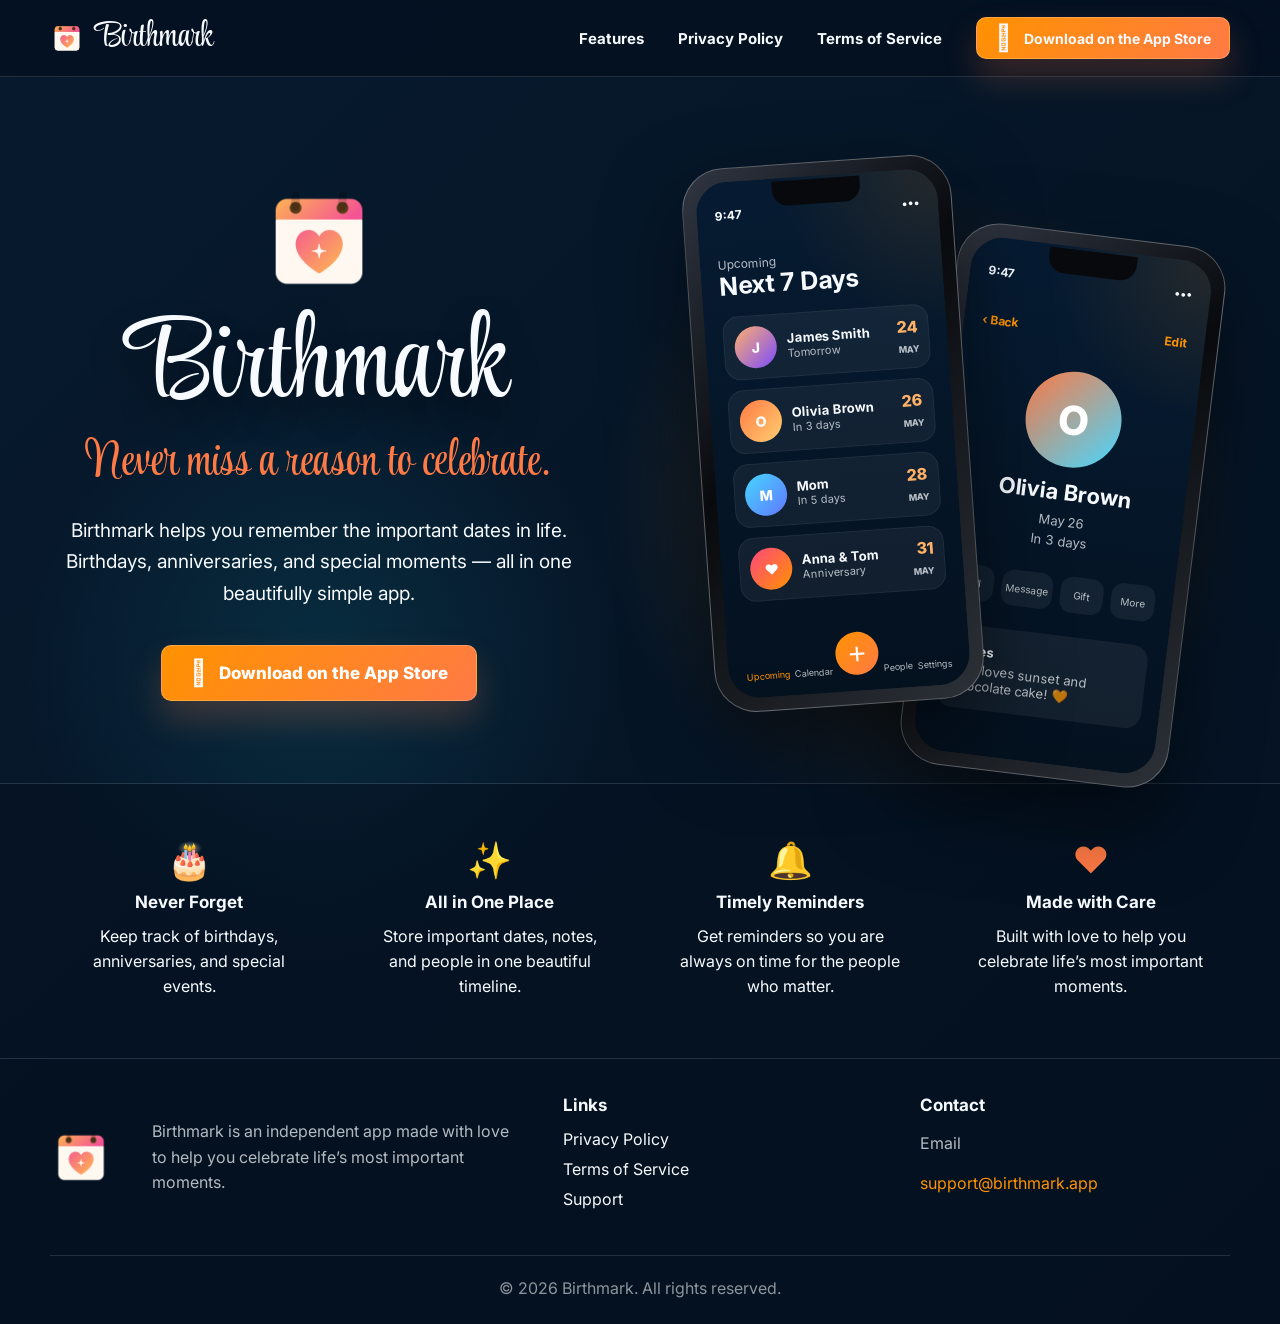
<file: index.html>
<!DOCTYPE html>
<html lang="en">
<head>
    <meta charset="UTF-8">
    <meta name="viewport" content="width=device-width, initial-scale=1.0">

    <title>Birthmark - Never miss a reason to celebrate.</title>
    <meta name="description" content="Birthmark helps you remember birthdays, anniversaries, and special moments in one beautifully simple app.">
    <meta name="keywords" content="birthday reminder, anniversary reminder, birthday app, reminder app, important dates, special moments">
    <meta name="author" content="Birthmark">
    <meta name="robots" content="index, follow">

    <link rel="canonical" href="https://birthmark.app/">

    <meta property="og:type" content="website">
    <meta property="og:site_name" content="Birthmark">
    <meta property="og:title" content="Birthmark - Never miss a reason to celebrate.">
    <meta property="og:description" content="Remember birthdays, anniversaries, and special moments with Birthmark.">
    <meta property="og:url" content="https://birthmark.app/">
    <meta property="og:image" content="https://birthmark.app/assets/og-logo-en.png">

    <meta name="twitter:card" content="summary_large_image">
    <meta name="twitter:title" content="Birthmark - Never miss a reason to celebrate.">
    <meta name="twitter:description" content="Remember birthdays, anniversaries, and special moments with Birthmark.">
    <meta name="twitter:image" content="https://birthmark.app/assets/og-logo-en.png">

    <meta name="theme-color" content="#ffffff">
    <meta name="apple-mobile-web-app-title" content="Birthmark">

    <link rel="icon" type="image/png" href="/assets/favicon-96x96.png" sizes="96x96" />
    <link rel="icon" type="image/svg+xml" href="/assets/favicon.svg" />
    <link rel="shortcut icon" href="/assets/favicon.ico" />
    <link rel="apple-touch-icon" sizes="180x180" href="/assets/apple-touch-icon.png" />
    <meta name="apple-mobile-web-app-title" content="Birthmark.app" />
    <link rel="manifest" href="/assets/site.webmanifest" />

    <link rel="preconnect" href="https://fonts.googleapis.com">
    <link rel="preconnect" href="https://fonts.gstatic.com" crossorigin>
    <link href="https://fonts.googleapis.com/css2?family=Inter:wght@400;500;600;700;800&family=Style+Script&display=swap" rel="stylesheet">
    <link rel="stylesheet" href="styles.css?v=3.0.0">

    <link rel="alternate" hreflang="en" href="https://birthmark.app/">
    <link rel="alternate" hreflang="pl" href="https://birthmark.app/pl/">
    <link rel="alternate" hreflang="x-default" href="https://birthmark.app/">
    <script src="script.js?v=3.0.0" defer></script>
    <script type="application/ld+json">
        {
            "@context": "https://schema.org",
            "@type": "MobileApplication",
            "name": "Birthmark",
            "url": "https://birthmark.app",
            "applicationCategory": "LifestyleApplication",
            "operatingSystem": "iOS",
            "description": "Birthmark is a birthday reminder app that helps you remember birthdays, anniversaries and special moments.",
            "keywords": "birthday reminder, anniversary tracker, social app, relationships, important dates",
            "offers": {
                "@type": "Offer",
                "price": "0",
                "priceCurrency": "GBP"
            }
        }
    </script>
    <script type="application/ld+json">
        {
            "@context": "https://schema.org",
            "@type": "WebSite",
            "name": "Birthmark",
            "url": "https://birthmark.app",
            "description": "Birthmark helps you remember birthdays, anniversaries and special moments.",
            "publisher": {
                "@type": "Organization",
                "name": "Birthmark",
                "url": "https://birthmark.app",
                "logo": "https://birthmark.app/assets/logo.png"
            }
        }
    </script>
    <script type="application/ld+json">
        {
            "@context": "https://schema.org",
            "@type": "FAQPage",
            "mainEntity": [
                {
                    "@type": "Question",
                    "name": "What is Birthmark?",
                    "acceptedAnswer": {
                        "@type": "Answer",
                        "text": "Birthmark is an iOS app that helps you remember birthdays, anniversaries and special moments."
                    }
                },
                {
                    "@type": "Question",
                    "name": "Is Birthmark free?",
                    "acceptedAnswer": {
                        "@type": "Answer",
                        "text": "Birthmark is free to download and use."
                    }
                },
                {
                    "@type": "Question",
                    "name": "Can I use Birthmark for anniversaries?",
                    "acceptedAnswer": {
                        "@type": "Answer",
                        "text": "Yes. Birthmark can help you track birthdays, anniversaries and other important dates."
                    }
                },
                {
                    "@type": "Question",
                    "name": "How can I contact support?",
                    "acceptedAnswer": {
                        "@type": "Answer",
                        "text": "You can contact Birthmark support by email at support@birthmark.app."
                    }
                }
            ]
        }
    </script>
    <script type="application/ld+json">
        {
            "@context": "https://schema.org",
            "@type": "Organization",
            "name": "Birthmark",
            "url": "https://birthmark.app",
            "logo": "https://birthmark.app/assets/logo.png",
            "email": "support@birthmark.app"
        }
    </script>
</head>
<body>
    <header class="site-header">
        <nav class="navigation container" aria-label="Main navigation">
            <a class="brand" href="#top" aria-label="Birthmark home">
                <img rel="preload" class="brand-logo" src="assets/logo.png" alt="Birthmark logo">
                <span class="brand-name">Birthmark</span>
            </a>

            <button class="menu-button" type="button" aria-label="Toggle navigation" aria-expanded="false">
                <span></span>
                <span></span>
                <span></span>
            </button>

            <div class="navigation-links" data-navigation-links>
                <a href="#features">Features</a>
                <a href="privacy_policy.html">Privacy Policy</a>
                <a href="tos.html">Terms of Service</a>
                <a class="app-store-button small" href="https://apps.apple.com/us/app/birthmark/id6775931580" aria-label="Download Birthmark on the App Store">
                    <span class="apple-icon"></span>
                    <span>Download on the App Store</span>
                </a>
            </div>
        </nav>
    </header>

    <main id="top">
        <section class="hero-section">
            <div class="container hero-content">
                <div class="hero-copy">
                    <img rel="preload" class="hero-logo" src="assets/logo.png" alt="Birthmark logo">
                    <h1>Birthmark</h1>
                    <p class="hero-tagline">Never miss a reason to celebrate.</p>
                    <p class="hero-description">
                        Birthmark helps you remember the important dates in life.
                        Birthdays, anniversaries, and special moments — all in one beautifully simple app.
                    </p>
                    <a class="app-store-button" href="https://apps.apple.com/us/app/birthmark/id6775931580" aria-label="Download Birthmark on the App Store">
                        <span class="apple-icon"></span>
                        <span>Download on the App Store</span>
                    </a>
                </div>

                <div class="phone-showcase" id="screenshots" aria-label="Birthmark app preview">
                    <div class="phone phone-primary">
                        <div class="phone-top"></div>
                        <div class="phone-screen">
                            <div class="status-row">
                                <span>9:47</span>
                                <span>•••</span>
                            </div>
                            <p class="screen-eyebrow">Upcoming</p>
                            <h2>Next 7 Days</h2>

                            <div class="event-list">
                                <article class="event-card">
                                    <div class="avatar avatar-one">J</div>
                                    <div>
                                        <strong>James Smith</strong>
                                        <span>Tomorrow</span>
                                    </div>
                                    <time>24<br><small>May</small></time>
                                </article>
                                <article class="event-card">
                                    <div class="avatar avatar-two">O</div>
                                    <div>
                                        <strong>Olivia Brown</strong>
                                        <span>In 3 days</span>
                                    </div>
                                    <time>26<br><small>May</small></time>
                                </article>
                                <article class="event-card">
                                    <div class="avatar avatar-three">M</div>
                                    <div>
                                        <strong>Mom</strong>
                                        <span>In 5 days</span>
                                    </div>
                                    <time>28<br><small>May</small></time>
                                </article>
                                <article class="event-card">
                                    <div class="avatar avatar-four">♥</div>
                                    <div>
                                        <strong>Anna &amp; Tom</strong>
                                        <span>Anniversary</span>
                                    </div>
                                    <time>31<br><small>May</small></time>
                                </article>
                            </div>

                            <div class="tab-bar">
                                <span class="active">Upcoming</span>
                                <span>Calendar</span>
                                <button type="button" aria-label="Add event">+</button>
                                <span>People</span>
                                <span>Settings</span>
                            </div>
                        </div>
                    </div>

                    <div class="phone phone-secondary">
                        <div class="phone-top"></div>
                        <div class="phone-screen profile-screen">
                            <div class="status-row">
                                <span>9:47</span>
                                <span>•••</span>
                            </div>
                            <div class="profile-actions">
                                <span>‹ Back</span>
                                <span>Edit</span>
                            </div>
                            <div class="profile-avatar">O</div>
                            <h2>Olivia Brown</h2>
                            <p>May 26</p>
                            <p>In 3 days</p>
                            <div class="quick-actions">
                                <span>Call</span>
                                <span>Message</span>
                                <span>Gift</span>
                                <span>More</span>
                            </div>
                            <div class="notes-card">
                                <strong>Notes</strong>
                                <p>She loves sunset and chocolate cake! 🧡</p>
                            </div>
                        </div>
                    </div>
                </div>
            </div>
        </section>

        <section class="features-section" id="features">
            <div class="container features-grid">
                <article class="feature-card">
                    <div class="feature-icon">🎂</div>
                    <h3>Never Forget</h3>
                    <p>Keep track of birthdays, anniversaries, and special events.</p>
                </article>
                <article class="feature-card">
                    <div class="feature-icon">✨</div>
                    <h3>All in One Place</h3>
                    <p>Store important dates, notes, and people in one beautiful timeline.</p>
                </article>
                <article class="feature-card">
                    <div class="feature-icon">🔔</div>
                    <h3>Timely Reminders</h3>
                    <p>Get reminders so you are always on time for the people who matter.</p>
                </article>
                <article class="feature-card">
                    <div class="feature-icon">❤️</div>
                    <h3>Made with Care</h3>
                    <p>Built with love to help you celebrate life’s most important moments.</p>
                </article>
            </div>
        </section>
    </main>

    <footer class="site-footer">
        <div class="container footer-grid">
            <div class="footer-about">
                <img rel="preload" class="footer-logo" src="assets/logo.png" alt="Birthmark logo">
                <p>Birthmark is an independent app made with love to help you celebrate life’s most important moments.</p>
            </div>

            <div>
                <h2>Links</h2>
                <a href="privacy_policy.html">Privacy Policy</a>
                <a href="tos.html">Terms of Service</a>
                <a href="mailto:support@birthmark.app">Support</a>
            </div>

            <div>
                <h2>Contact</h2>
                <p>Email</p>
                <a class="accent-link" href="mailto:support@birthmark.app">support@birthmark.app</a>
            </div>
        </div>

        <div class="container copyright">
            <p>© 2026 Birthmark. All rights reserved.</p>
        </div>
    </footer>
</body>
</html>
</file>
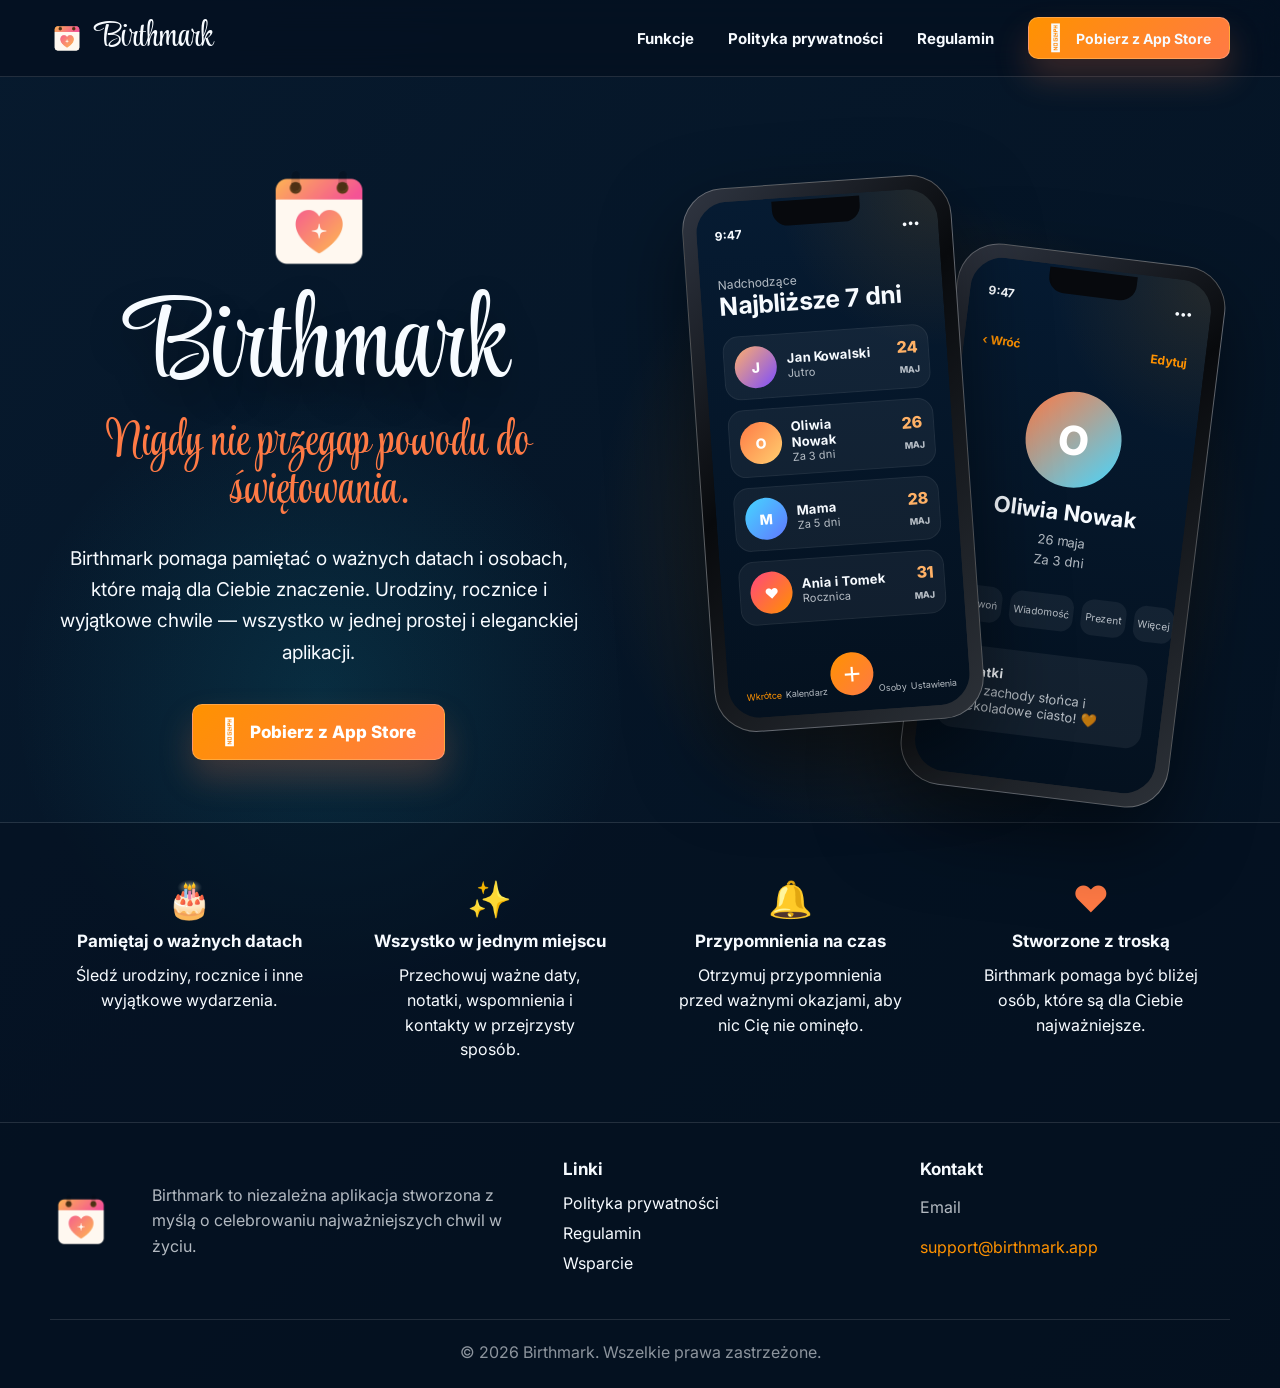
<file: pl/index.html>
<!DOCTYPE html>
<html lang="pl">
<head>
    <meta charset="UTF-8">
    <meta name="viewport" content="width=device-width, initial-scale=1.0">
    <title>Birthmark - Nigdy nie przegap powodu do świętowania.</title>
    <meta name="description" content="Birthmark pomaga pamiętać o urodzinach, rocznicach i wyjątkowych chwilach w jednej prostej aplikacji.">
    <meta name="keywords" content="przypomnienia o urodzinach, rocznice, aplikacja urodzinowa, ważne daty, wyjątkowe chwile">
    <meta name="author" content="Birthmark">
    <meta name="robots" content="index, follow">
    <link rel="canonical" href="https://birthmark.app/pl/">

    <meta property="og:type" content="website">
    <meta property="og:site_name" content="Birthmark">
    <meta property="og:locale" content="pl_PL">
    <meta property="og:title" content="Birthmark - Nigdy nie przegap powodu do świętowania.">
    <meta property="og:description" content="Pamiętaj o urodzinach, rocznicach i wyjątkowych chwilach z Birthmark.">
    <meta property="og:url" content="https://birthmark.app/pl/">
    <meta property="og:image" content="https://birthmark.app/assets/og-logo-pl.png">

    <meta name="twitter:card" content="summary_large_image">
    <meta name="twitter:title" content="Birthmark - Nigdy nie przegap powodu do świętowania.">
    <meta name="twitter:description" content="Pamiętaj o urodzinach, rocznicach i wyjątkowych chwilach z Birthmark.">
    <meta name="twitter:image" content="https://birthmark.app/assets/og-logo-pl.png">

    <meta name="theme-color" content="#ffffff">
    <meta name="apple-mobile-web-app-title" content="Birthmark.app">

    <link rel="icon" type="image/png" href="/assets/favicon-96x96.png" sizes="96x96">
    <link rel="icon" type="image/svg+xml" href="/assets/favicon.svg">
    <link rel="shortcut icon" href="/assets/favicon.ico">
    <link rel="apple-touch-icon" sizes="180x180" href="/assets/apple-touch-icon.png">
    <meta name="apple-mobile-web-app-title" content="Birthmark website" />
    <link rel="manifest" href="/assets/site.webmanifest">

    <link rel="preconnect" href="https://fonts.googleapis.com">
    <link rel="preconnect" href="https://fonts.gstatic.com" crossorigin>
    <link href="https://fonts.googleapis.com/css2?family=Inter:wght@400;500;600;700;800&family=Style+Script&display=swap" rel="stylesheet">

    <link rel="alternate" hreflang="en" href="https://birthmark.app/">
    <link rel="alternate" hreflang="pl" href="https://birthmark.app/pl/">
    <link rel="alternate" hreflang="x-default" href="https://birthmark.app/">

    <link rel="stylesheet" href="../styles.css?v=3.0.0">
    <script src="../script.js?v=3.0.0" defer></script>
</head>
<body>
    <header class="site-header">
        <nav class="navigation container" aria-label="Główna nawigacja">
            <a class="brand" href="#top" aria-label="Strona główna Birthmark">
                <img rel="preload" class="brand-logo" src="../assets/logo.png" alt="Logo Birthmark">
                <span class="brand-name">Birthmark</span>
            </a>

            <button class="menu-button" type="button" aria-label="Pokaż lub ukryj nawigację" aria-expanded="false">
                <span></span>
                <span></span>
                <span></span>
            </button>

            <div class="navigation-links" data-navigation-links>
                <a href="#features">Funkcje</a>
                <a href="../pl/privacy_policy.html">Polityka prywatności</a>
                <a href="../pl/tos.html">Regulamin</a>
                <a class="app-store-button small" href="https://apps.apple.com/us/app/birthmark/id6775931580" aria-label="Pobierz Birthmark z App Store">
                    <span class="apple-icon"></span>
                    <span>Pobierz z App Store</span>
                </a>
            </div>
        </nav>
    </header>

    <main id="top">
        <section class="hero-section">
            <div class="container hero-content">
                <div class="hero-copy">
                    <img rel="preload" class="hero-logo" src="../assets/logo.png" alt="Logo Birthmark">
                    <h1>Birthmark</h1>
                    <p class="hero-tagline">Nigdy nie przegap powodu do świętowania.</p>
                    <p class="hero-description">
                        Birthmark pomaga pamiętać o ważnych datach i osobach, które mają dla Ciebie znaczenie.
                        Urodziny, rocznice i wyjątkowe chwile — wszystko w jednej prostej i eleganckiej aplikacji.
                    </p>
                    <a class="app-store-button" href="https://apps.apple.com/us/app/birthmark/id6775931580" aria-label="Pobierz Birthmark z App Store">
                        <span class="apple-icon"></span>
                        <span>Pobierz z App Store</span>
                    </a>
                </div>

                <div class="phone-showcase" id="screenshots" aria-label="Podgląd aplikacji Birthmark">
                    <div class="phone-showcase" id="screenshots" aria-label="Podgląd aplikacji Birthmark">
    <div class="phone phone-primary">
        <div class="phone-top"></div>
        <div class="phone-screen">
            <div class="status-row">
                <span>9:47</span>
                <span>•••</span>
            </div>
            <p class="screen-eyebrow">Nadchodzące</p>
            <h2>Najbliższe 7 dni</h2>

            <div class="event-list">
                <article class="event-card">
                    <div class="avatar avatar-one">J</div>
                    <div>
                        <strong>Jan Kowalski</strong>
                        <span>Jutro</span>
                    </div>
                    <time>24<br><small>maj</small></time>
                </article>

                <article class="event-card">
                    <div class="avatar avatar-two">O</div>
                    <div>
                        <strong>Oliwia Nowak</strong>
                        <span>Za 3 dni</span>
                    </div>
                    <time>26<br><small>maj</small></time>
                </article>

                <article class="event-card">
                    <div class="avatar avatar-three">M</div>
                    <div>
                        <strong>Mama</strong>
                        <span>Za 5 dni</span>
                    </div>
                    <time>28<br><small>maj</small></time>
                </article>

                <article class="event-card">
                    <div class="avatar avatar-four">♥</div>
                    <div>
                        <strong>Ania i Tomek</strong>
                        <span>Rocznica</span>
                    </div>
                    <time>31<br><small>maj</small></time>
                </article>
            </div>

            <div class="tab-bar">
                <span class="active">Wkrótce</span>
                <span>Kalendarz</span>
                <button type="button" aria-label="Dodaj wydarzenie">+</button>
                <span>Osoby</span>
                <span>Ustawienia</span>
            </div>
        </div>
    </div>

    <div class="phone phone-secondary">
        <div class="phone-top"></div>
        <div class="phone-screen profile-screen">
            <div class="status-row">
                <span>9:47</span>
                <span>•••</span>
            </div>
            <div class="profile-actions">
                <span>‹ Wróć</span>
                <span>Edytuj</span>
            </div>
            <div class="profile-avatar">O</div>
            <h2>Oliwia Nowak</h2>
            <p>26 maja</p>
            <p>Za 3 dni</p>
            <div class="quick-actions">
                <span>Zadzwoń</span>
                <span>Wiadomość</span>
                <span>Prezent</span>
                <span>Więcej</span>
            </div>
            <div class="notes-card">
                <strong>Notatki</strong>
                <p>Lubi zachody słońca i czekoladowe ciasto! 🧡</p>
            </div>
        </div>
    </div>
</div>
                </div>
            </div>
        </section>

        <section class="features-section" id="features">
            <div class="container features-grid">
                <article class="feature-card">
                    <div class="feature-icon">🎂</div>
                    <h3>Pamiętaj o ważnych datach</h3>
                    <p>Śledź urodziny, rocznice i inne wyjątkowe wydarzenia.</p>
                </article>
                <article class="feature-card">
                    <div class="feature-icon">✨</div>
                    <h3>Wszystko w jednym miejscu</h3>
                    <p>Przechowuj ważne daty, notatki, wspomnienia i kontakty w przejrzysty sposób.</p>
                </article>
                <article class="feature-card">
                    <div class="feature-icon">🔔</div>
                    <h3>Przypomnienia na czas</h3>
                    <p>Otrzymuj przypomnienia przed ważnymi okazjami, aby nic Cię nie ominęło.</p>
                </article>
                <article class="feature-card">
                    <div class="feature-icon">❤️</div>
                    <h3>Stworzone z troską</h3>
                    <p>Birthmark pomaga być bliżej osób, które są dla Ciebie najważniejsze.</p>
                </article>
            </div>
        </section>
    </main>

    <footer class="site-footer">
        <div class="container footer-grid">
            <div class="footer-about">
                <img rel="preload" class="footer-logo" src="../assets/logo.png" alt="Logo Birthmark">
                <p>Birthmark to niezależna aplikacja stworzona z myślą o celebrowaniu najważniejszych chwil w życiu.</p>
            </div>

            <div>
                <h2>Linki</h2>
                <a href="../pl/privacy_policy.html">Polityka prywatności</a>
                <a href="../pl/tos.html">Regulamin</a>
                <a href="mailto:support@birthmark.app">Wsparcie</a>
            </div>

            <div>
                <h2>Kontakt</h2>
                <p>Email</p>
                <a class="accent-link" href="mailto:support@birthmark.app">support@birthmark.app</a>
            </div>
        </div>

        <div class="container copyright">
            <p>© 2026 Birthmark. Wszelkie prawa zastrzeżone.</p>
        </div>
    </footer>
</body>
</html>
</file>
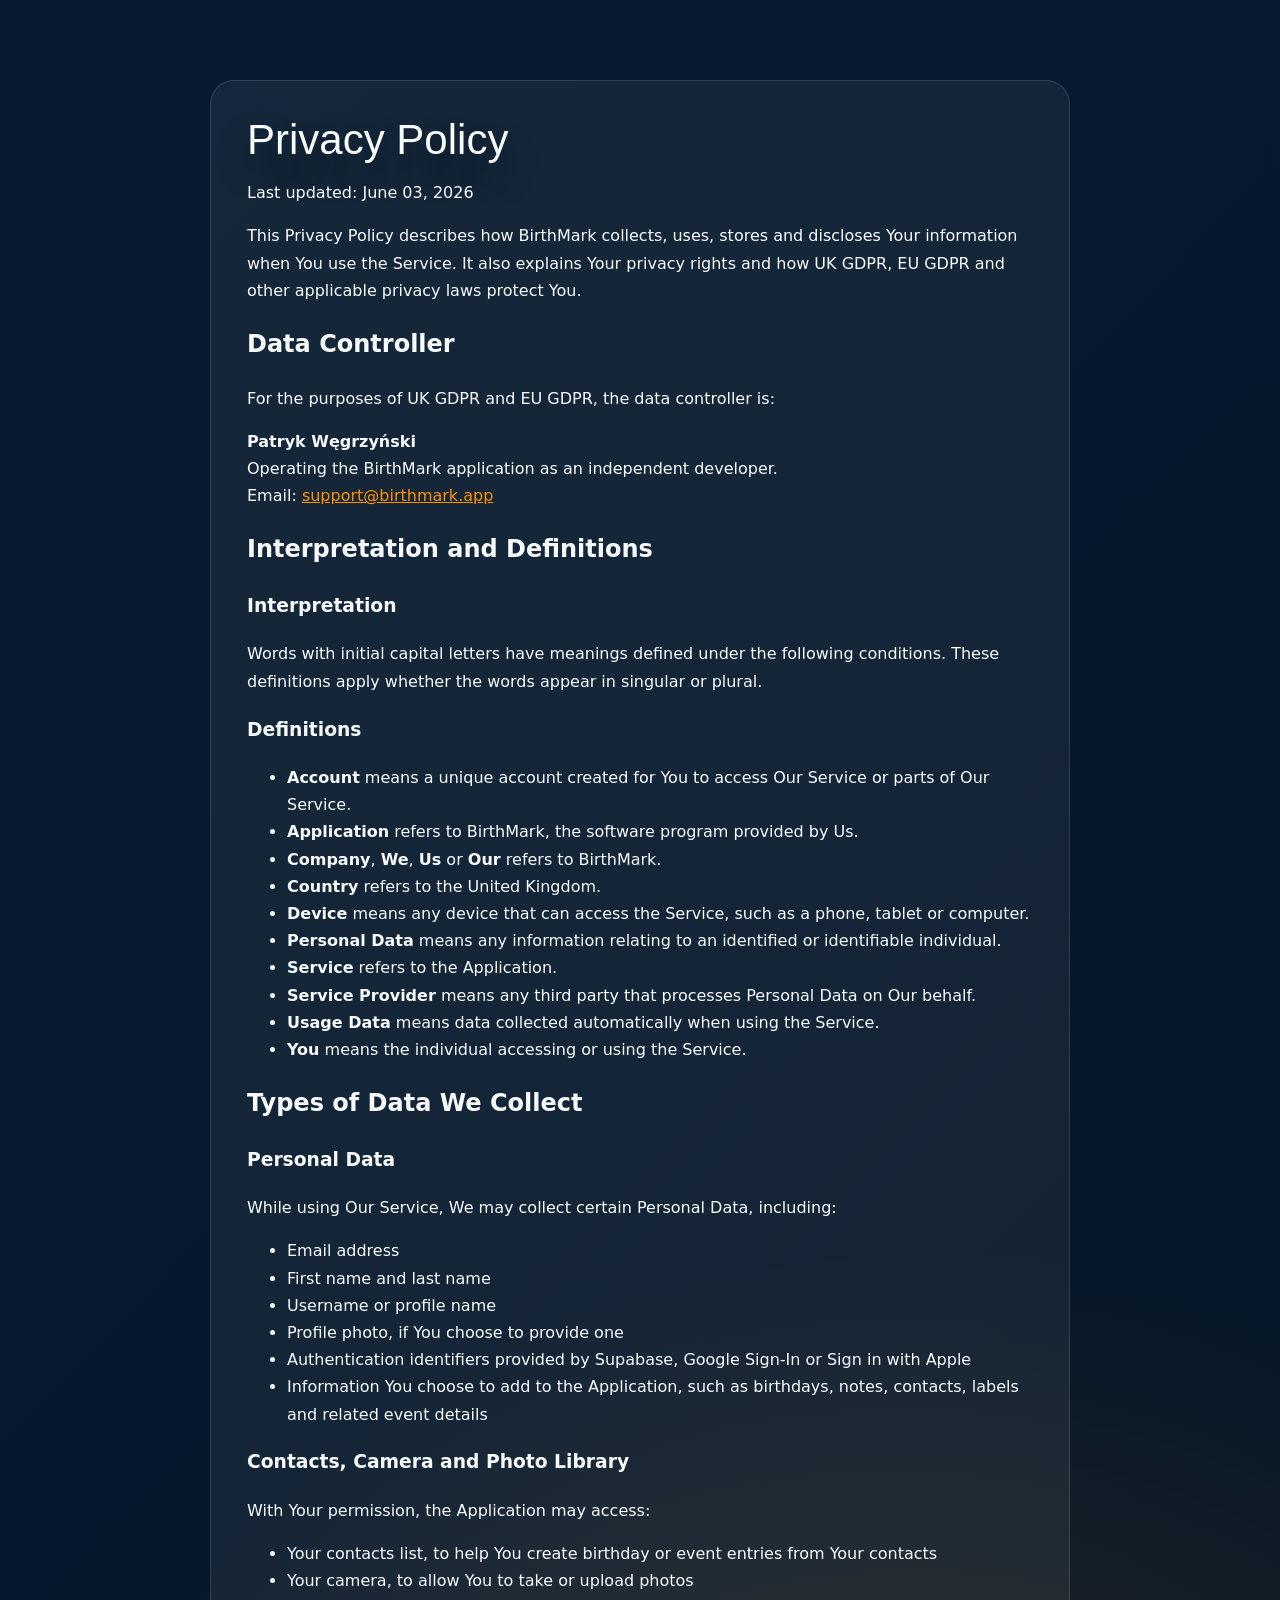
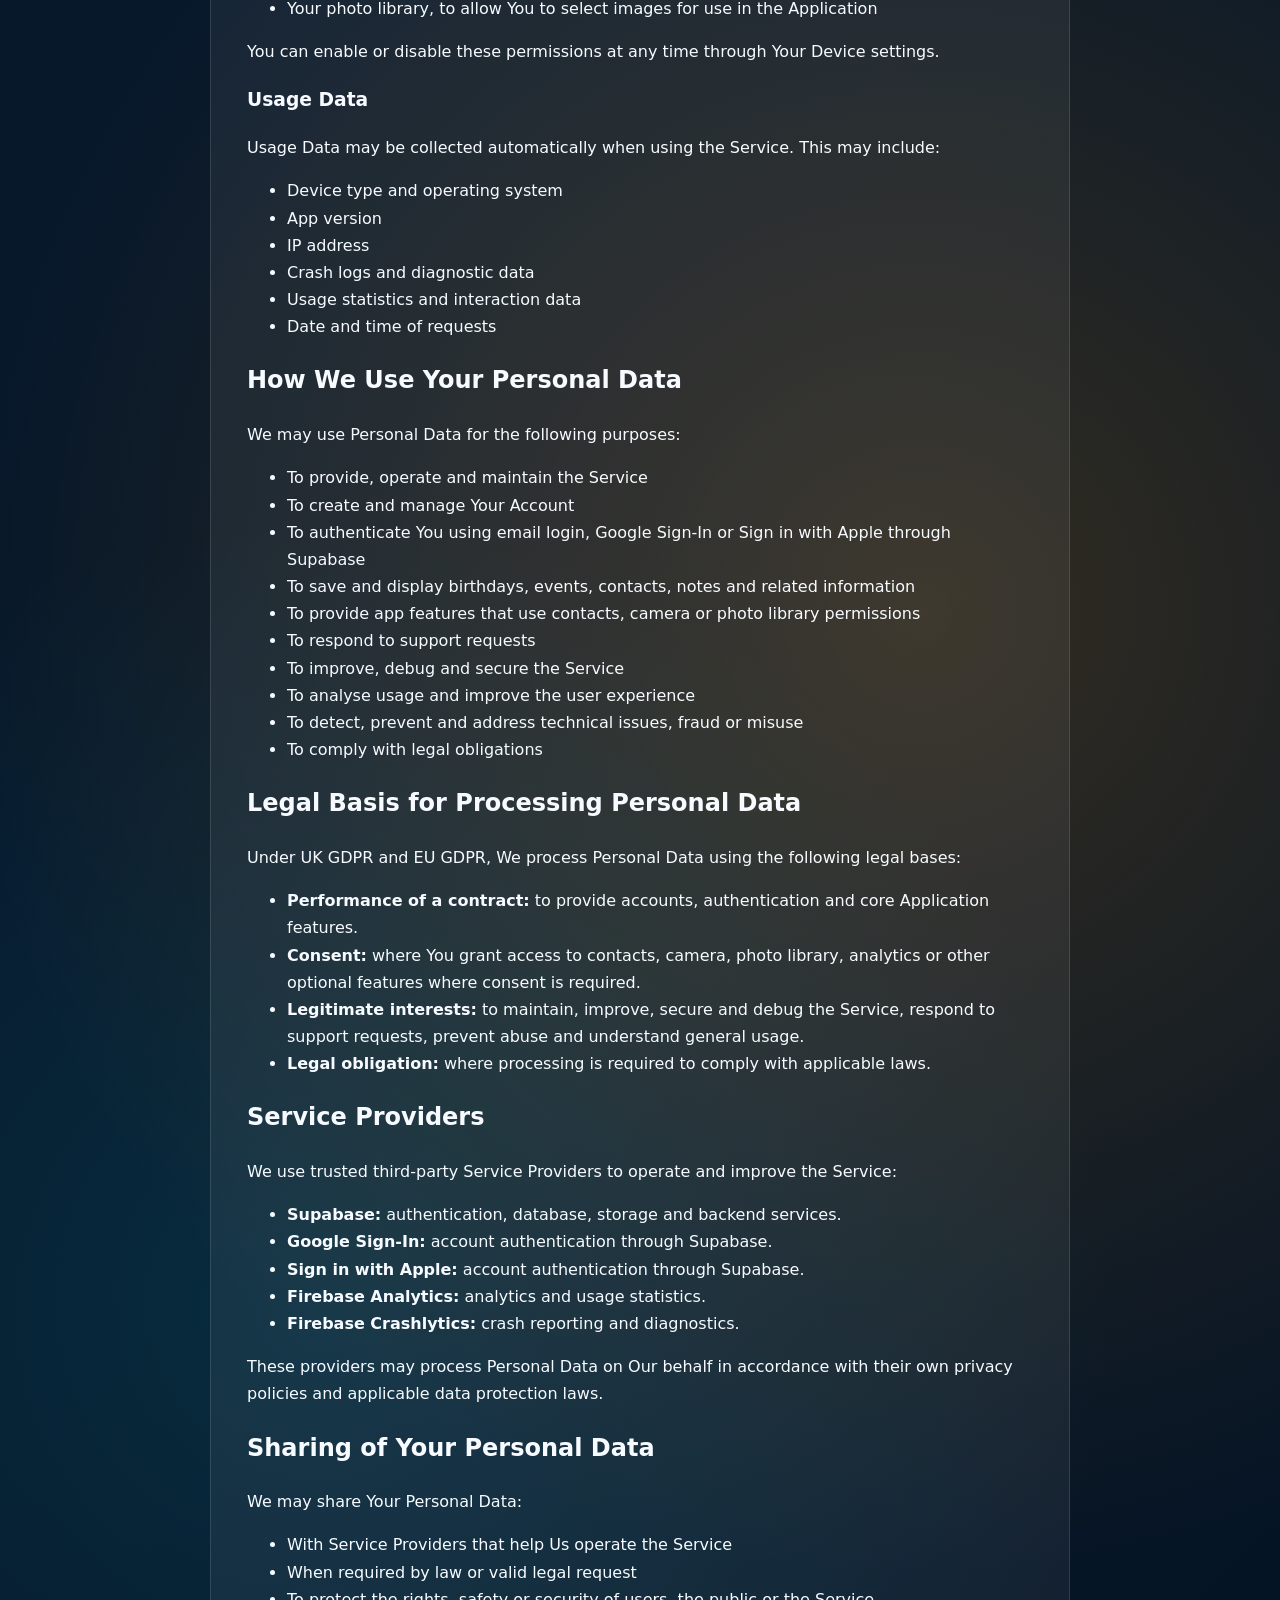
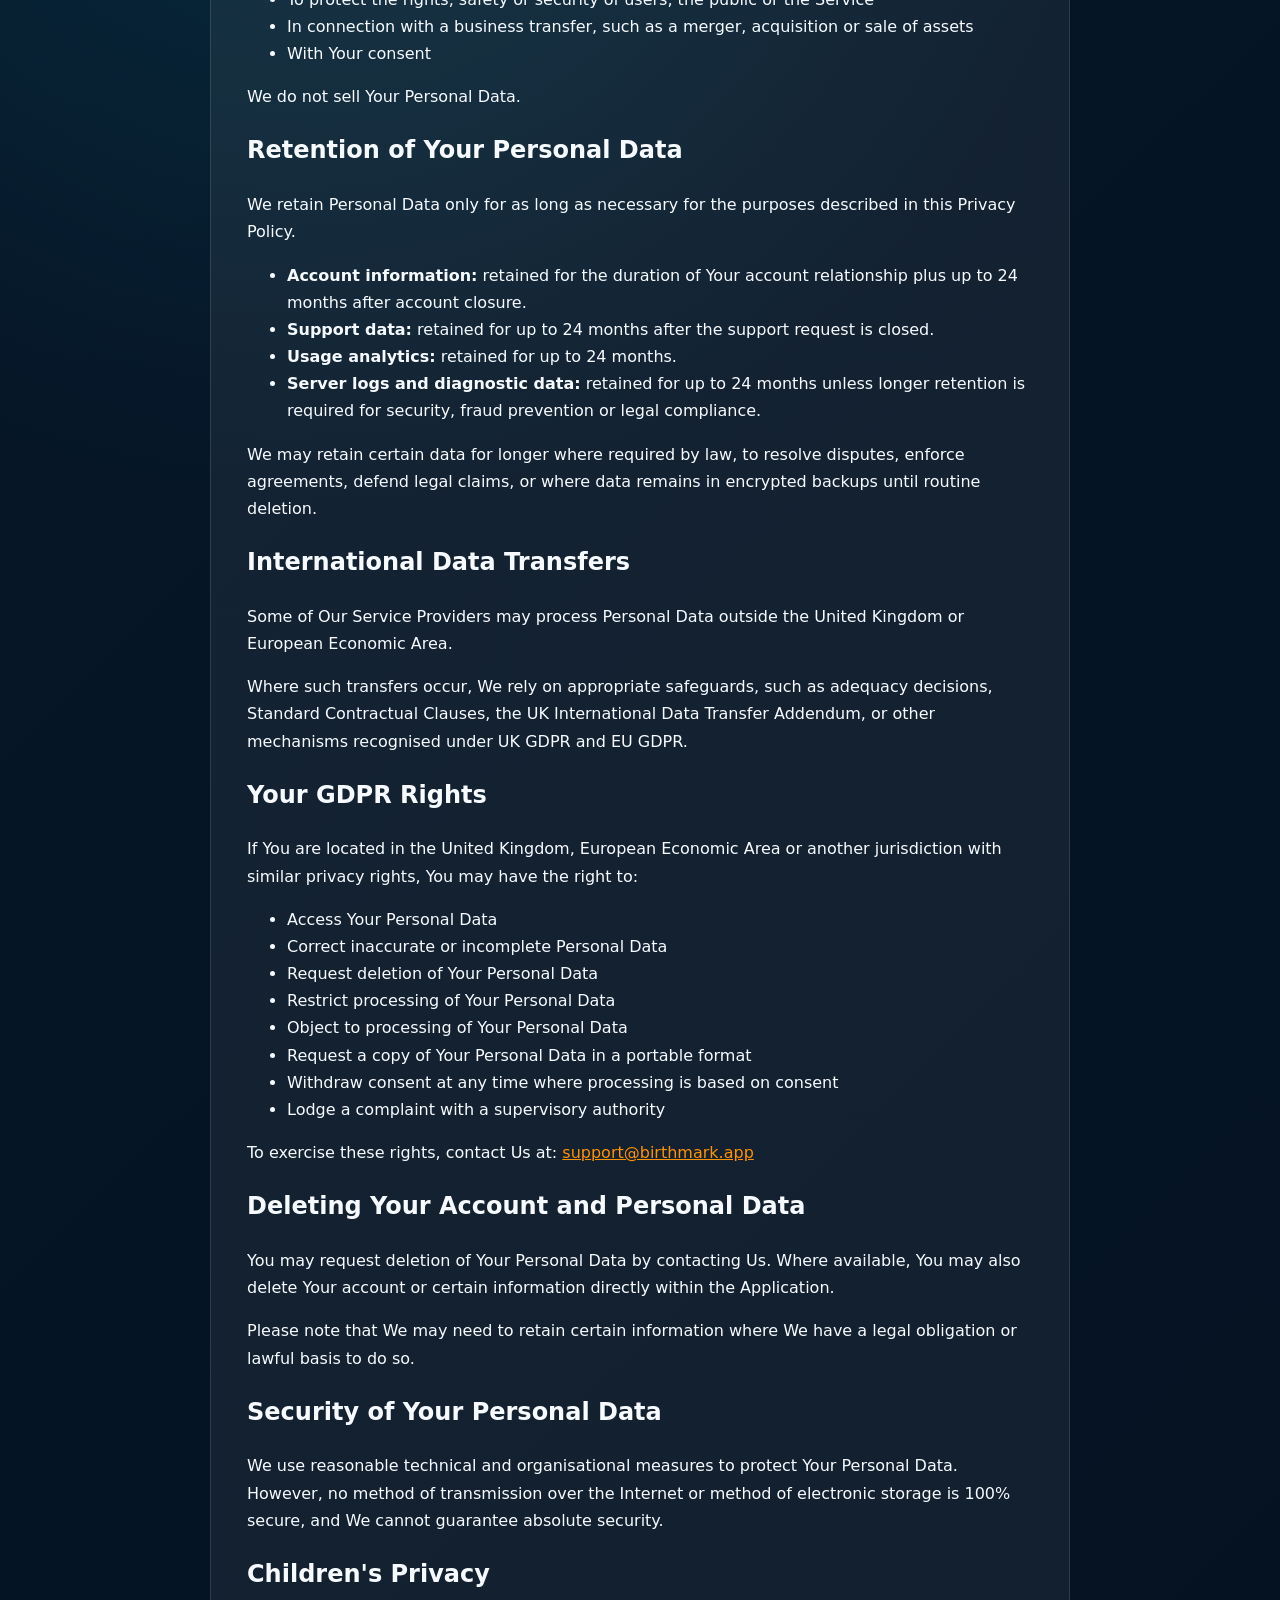
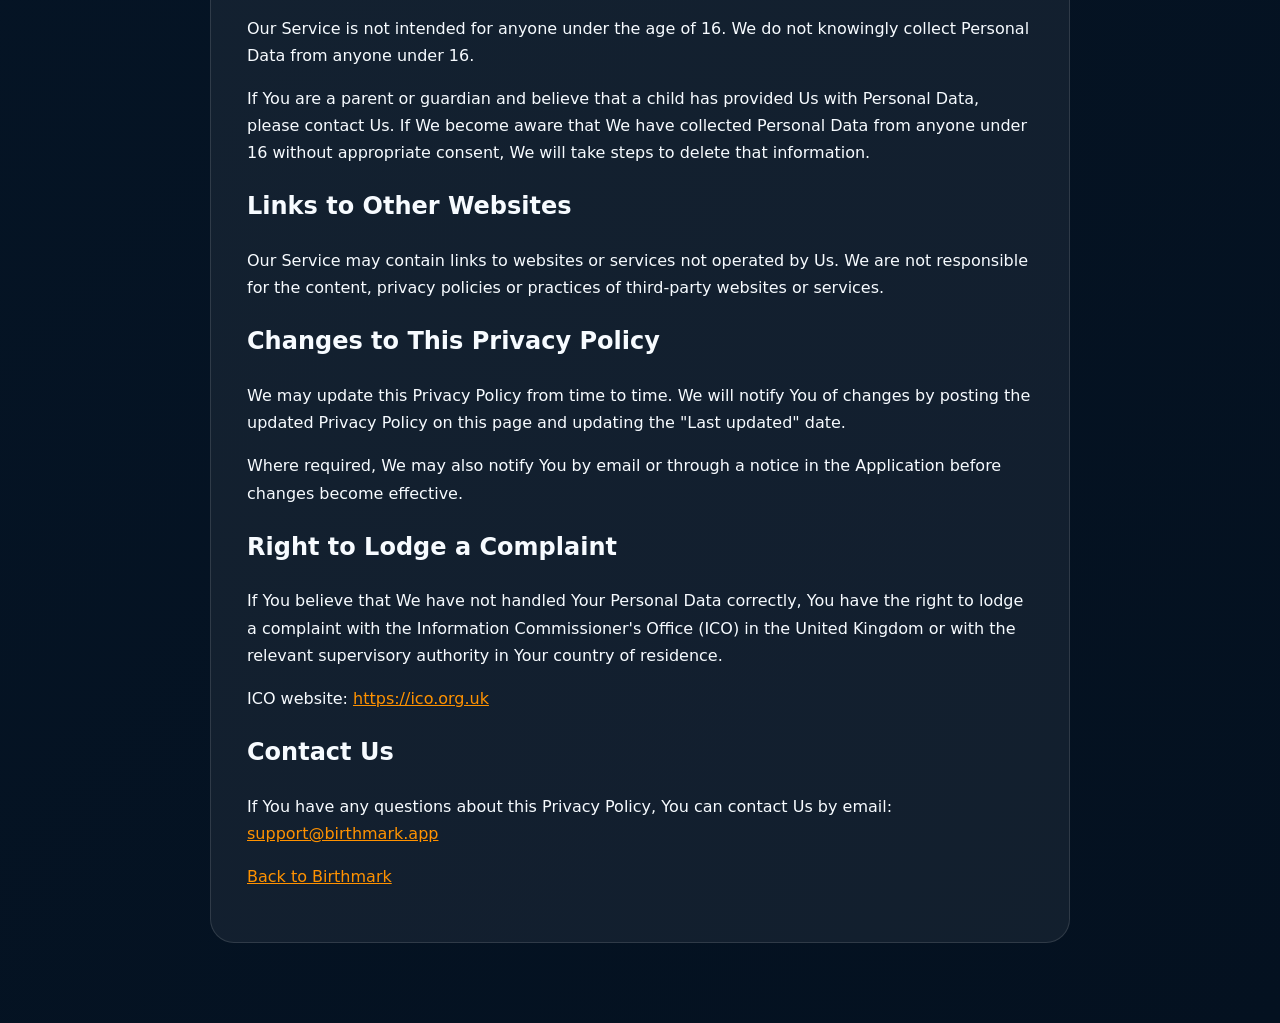
<file: privacy_policy.html>
<!DOCTYPE html>
<html lang="en">
<head>
    <meta charset="UTF-8">
    <meta name="viewport" content="width=device-width, initial-scale=1.0">

    <title>Privacy Policy - Birthmark</title>
    <meta name="description" content="Read the Birthmark Privacy Policy and learn how we collect, use and protect your personal data.">
    <meta name="keywords" content="birthmark privacy policy, GDPR, personal data, privacy">
    <meta name="author" content="Birthmark">
    <meta name="robots" content="index, follow">

    <link rel="canonical" href="https://birthmark.app/privacy">

    <meta property="og:type" content="website">
    <meta property="og:site_name" content="Birthmark">
    <meta property="og:title" content="Privacy Policy - Birthmark">
    <meta property="og:description" content="Learn how Birthmark collects, uses and protects your personal data.">
    <meta property="og:url" content="https://birthmark.app/privacy">
    <meta property="og:image" content="https://birthmark.app/assets/og-logo.png">

    <meta name="twitter:card" content="summary_large_image">
    <meta name="twitter:title" content="Privacy Policy - Birthmark">
    <meta name="twitter:description" content="Learn how Birthmark collects, uses and protects your personal data.">
    <meta name="twitter:image" content="https://birthmark.app/assets/og-logo.png">

    <meta name="theme-color" content="#ffffff">
    <meta name="apple-mobile-web-app-title" content="Birthmark">

    <link rel="icon" type="image/png" href="/assets/favicon-96x96.png" sizes="96x96" />
    <link rel="icon" type="image/svg+xml" href="/assets/favicon.svg" />
    <link rel="shortcut icon" href="/assets/favicon.ico" />
    <link rel="apple-touch-icon" sizes="180x180" href="/assets/apple-touch-icon.png" />
    <meta name="apple-mobile-web-app-title" content="Birthmark.app" />
    <link rel="manifest" href="/assets/site.webmanifest" />

    <link rel="stylesheet" href="styles.css">

    <style>
        .legal-page { padding: 80px 0; }
        .legal-card { max-width: 860px; margin: 0 auto; padding: 36px; background: rgba(255,255,255,.06); border: 1px solid rgba(255,255,255,.12); border-radius: 24px; line-height: 1.7; }
        .legal-card h1 { font-family: Inter, sans-serif; font-size: 42px; line-height: 1.1; }
        .legal-card a { color: #ff9200; }
    </style>
</head>
<body>
    <main class="legal-page container">
        <article class="legal-card">
            <h1>Privacy Policy</h1>
            
  <p>Last updated: June 03, 2026</p>

  <p>
    This Privacy Policy describes how BirthMark collects, uses, stores and discloses Your information when You use the Service. It also explains Your privacy rights and how UK GDPR, EU GDPR and other applicable privacy laws protect You.
  </p>

  <h2>Data Controller</h2>
  <p>
    For the purposes of UK GDPR and EU GDPR, the data controller is:
  </p>
  <p>
    <strong>Patryk Węgrzyński</strong><br />
    Operating the BirthMark application as an independent developer.<br />
    Email: <a href="mailto:support@birthmark.app">support@birthmark.app</a>
  </p>

  <h2>Interpretation and Definitions</h2>

  <h3>Interpretation</h3>
  <p>
    Words with initial capital letters have meanings defined under the following conditions. These definitions apply whether the words appear in singular or plural.
  </p>

  <h3>Definitions</h3>
  <ul>
    <li><strong>Account</strong> means a unique account created for You to access Our Service or parts of Our Service.</li>
    <li><strong>Application</strong> refers to BirthMark, the software program provided by Us.</li>
    <li><strong>Company</strong>, <strong>We</strong>, <strong>Us</strong> or <strong>Our</strong> refers to BirthMark.</li>
    <li><strong>Country</strong> refers to the United Kingdom.</li>
    <li><strong>Device</strong> means any device that can access the Service, such as a phone, tablet or computer.</li>
    <li><strong>Personal Data</strong> means any information relating to an identified or identifiable individual.</li>
    <li><strong>Service</strong> refers to the Application.</li>
    <li><strong>Service Provider</strong> means any third party that processes Personal Data on Our behalf.</li>
    <li><strong>Usage Data</strong> means data collected automatically when using the Service.</li>
    <li><strong>You</strong> means the individual accessing or using the Service.</li>
  </ul>

  <h2>Types of Data We Collect</h2>

  <h3>Personal Data</h3>
  <p>
    While using Our Service, We may collect certain Personal Data, including:
  </p>
  <ul>
    <li>Email address</li>
    <li>First name and last name</li>
    <li>Username or profile name</li>
    <li>Profile photo, if You choose to provide one</li>
    <li>Authentication identifiers provided by Supabase, Google Sign-In or Sign in with Apple</li>
    <li>Information You choose to add to the Application, such as birthdays, notes, contacts, labels and related event details</li>
  </ul>

  <h3>Contacts, Camera and Photo Library</h3>
  <p>
    With Your permission, the Application may access:
  </p>
  <ul>
    <li>Your contacts list, to help You create birthday or event entries from Your contacts</li>
    <li>Your camera, to allow You to take or upload photos</li>
    <li>Your photo library, to allow You to select images for use in the Application</li>
  </ul>
  <p>
    You can enable or disable these permissions at any time through Your Device settings.
  </p>

  <h3>Usage Data</h3>
  <p>
    Usage Data may be collected automatically when using the Service. This may include:
  </p>
  <ul>
    <li>Device type and operating system</li>
    <li>App version</li>
    <li>IP address</li>
    <li>Crash logs and diagnostic data</li>
    <li>Usage statistics and interaction data</li>
    <li>Date and time of requests</li>
  </ul>

  <h2>How We Use Your Personal Data</h2>
  <p>We may use Personal Data for the following purposes:</p>
  <ul>
    <li>To provide, operate and maintain the Service</li>
    <li>To create and manage Your Account</li>
    <li>To authenticate You using email login, Google Sign-In or Sign in with Apple through Supabase</li>
    <li>To save and display birthdays, events, contacts, notes and related information</li>
    <li>To provide app features that use contacts, camera or photo library permissions</li>
    <li>To respond to support requests</li>
    <li>To improve, debug and secure the Service</li>
    <li>To analyse usage and improve the user experience</li>
    <li>To detect, prevent and address technical issues, fraud or misuse</li>
    <li>To comply with legal obligations</li>
  </ul>

  <h2>Legal Basis for Processing Personal Data</h2>
  <p>
    Under UK GDPR and EU GDPR, We process Personal Data using the following legal bases:
  </p>
  <ul>
    <li><strong>Performance of a contract:</strong> to provide accounts, authentication and core Application features.</li>
    <li><strong>Consent:</strong> where You grant access to contacts, camera, photo library, analytics or other optional features where consent is required.</li>
    <li><strong>Legitimate interests:</strong> to maintain, improve, secure and debug the Service, respond to support requests, prevent abuse and understand general usage.</li>
    <li><strong>Legal obligation:</strong> where processing is required to comply with applicable laws.</li>
  </ul>

  <h2>Service Providers</h2>
  <p>
    We use trusted third-party Service Providers to operate and improve the Service:
  </p>
  <ul>
    <li><strong>Supabase:</strong> authentication, database, storage and backend services.</li>
    <li><strong>Google Sign-In:</strong> account authentication through Supabase.</li>
    <li><strong>Sign in with Apple:</strong> account authentication through Supabase.</li>
    <li><strong>Firebase Analytics:</strong> analytics and usage statistics.</li>
    <li><strong>Firebase Crashlytics:</strong> crash reporting and diagnostics.</li>
  </ul>
  <p>
    These providers may process Personal Data on Our behalf in accordance with their own privacy policies and applicable data protection laws.
  </p>

  <h2>Sharing of Your Personal Data</h2>
  <p>We may share Your Personal Data:</p>
  <ul>
    <li>With Service Providers that help Us operate the Service</li>
    <li>When required by law or valid legal request</li>
    <li>To protect the rights, safety or security of users, the public or the Service</li>
    <li>In connection with a business transfer, such as a merger, acquisition or sale of assets</li>
    <li>With Your consent</li>
  </ul>
  <p>
    We do not sell Your Personal Data.
  </p>

  <h2>Retention of Your Personal Data</h2>
  <p>
    We retain Personal Data only for as long as necessary for the purposes described in this Privacy Policy.
  </p>
  <ul>
    <li><strong>Account information:</strong> retained for the duration of Your account relationship plus up to 24 months after account closure.</li>
    <li><strong>Support data:</strong> retained for up to 24 months after the support request is closed.</li>
    <li><strong>Usage analytics:</strong> retained for up to 24 months.</li>
    <li><strong>Server logs and diagnostic data:</strong> retained for up to 24 months unless longer retention is required for security, fraud prevention or legal compliance.</li>
  </ul>
  <p>
    We may retain certain data for longer where required by law, to resolve disputes, enforce agreements, defend legal claims, or where data remains in encrypted backups until routine deletion.
  </p>

  <h2>International Data Transfers</h2>
  <p>
    Some of Our Service Providers may process Personal Data outside the United Kingdom or European Economic Area.
  </p>
  <p>
    Where such transfers occur, We rely on appropriate safeguards, such as adequacy decisions, Standard Contractual Clauses, the UK International Data Transfer Addendum, or other mechanisms recognised under UK GDPR and EU GDPR.
  </p>

  <h2>Your GDPR Rights</h2>
  <p>
    If You are located in the United Kingdom, European Economic Area or another jurisdiction with similar privacy rights, You may have the right to:
  </p>
  <ul>
    <li>Access Your Personal Data</li>
    <li>Correct inaccurate or incomplete Personal Data</li>
    <li>Request deletion of Your Personal Data</li>
    <li>Restrict processing of Your Personal Data</li>
    <li>Object to processing of Your Personal Data</li>
    <li>Request a copy of Your Personal Data in a portable format</li>
    <li>Withdraw consent at any time where processing is based on consent</li>
    <li>Lodge a complaint with a supervisory authority</li>
  </ul>
  <p>
    To exercise these rights, contact Us at:
    <a href="mailto:support@birthmark.app">support@birthmark.app</a>
  </p>

  <h2>Deleting Your Account and Personal Data</h2>
  <p>
    You may request deletion of Your Personal Data by contacting Us. Where available, You may also delete Your account or certain information directly within the Application.
  </p>
  <p>
    Please note that We may need to retain certain information where We have a legal obligation or lawful basis to do so.
  </p>

  <h2>Security of Your Personal Data</h2>
  <p>
    We use reasonable technical and organisational measures to protect Your Personal Data. However, no method of transmission over the Internet or method of electronic storage is 100% secure, and We cannot guarantee absolute security.
  </p>

  <h2>Children's Privacy</h2>
  <p>
    Our Service is not intended for anyone under the age of 16. We do not knowingly collect Personal Data from anyone under 16.
  </p>
  <p>
    If You are a parent or guardian and believe that a child has provided Us with Personal Data, please contact Us. If We become aware that We have collected Personal Data from anyone under 16 without appropriate consent, We will take steps to delete that information.
  </p>

  <h2>Links to Other Websites</h2>
  <p>
    Our Service may contain links to websites or services not operated by Us. We are not responsible for the content, privacy policies or practices of third-party websites or services.
  </p>

  <h2>Changes to This Privacy Policy</h2>
  <p>
    We may update this Privacy Policy from time to time. We will notify You of changes by posting the updated Privacy Policy on this page and updating the "Last updated" date.
  </p>
  <p>
    Where required, We may also notify You by email or through a notice in the Application before changes become effective.
  </p>

  <h2>Right to Lodge a Complaint</h2>
  <p>
    If You believe that We have not handled Your Personal Data correctly, You have the right to lodge a complaint with the Information Commissioner's Office (ICO) in the United Kingdom or with the relevant supervisory authority in Your country of residence.
  </p>
  <p>
    ICO website:
    <a href="https://ico.org.uk" target="_blank" rel="noopener noreferrer">https://ico.org.uk</a>
  </p>

  <h2>Contact Us</h2>
  <p>
    If You have any questions about this Privacy Policy, You can contact Us by email:
    <a href="mailto:support@birthmark.app">support@birthmark.app</a>
  </p>

            <p><a href="/">Back to Birthmark</a></p>
        </article>
    </main>
</body>
</html>
</file>
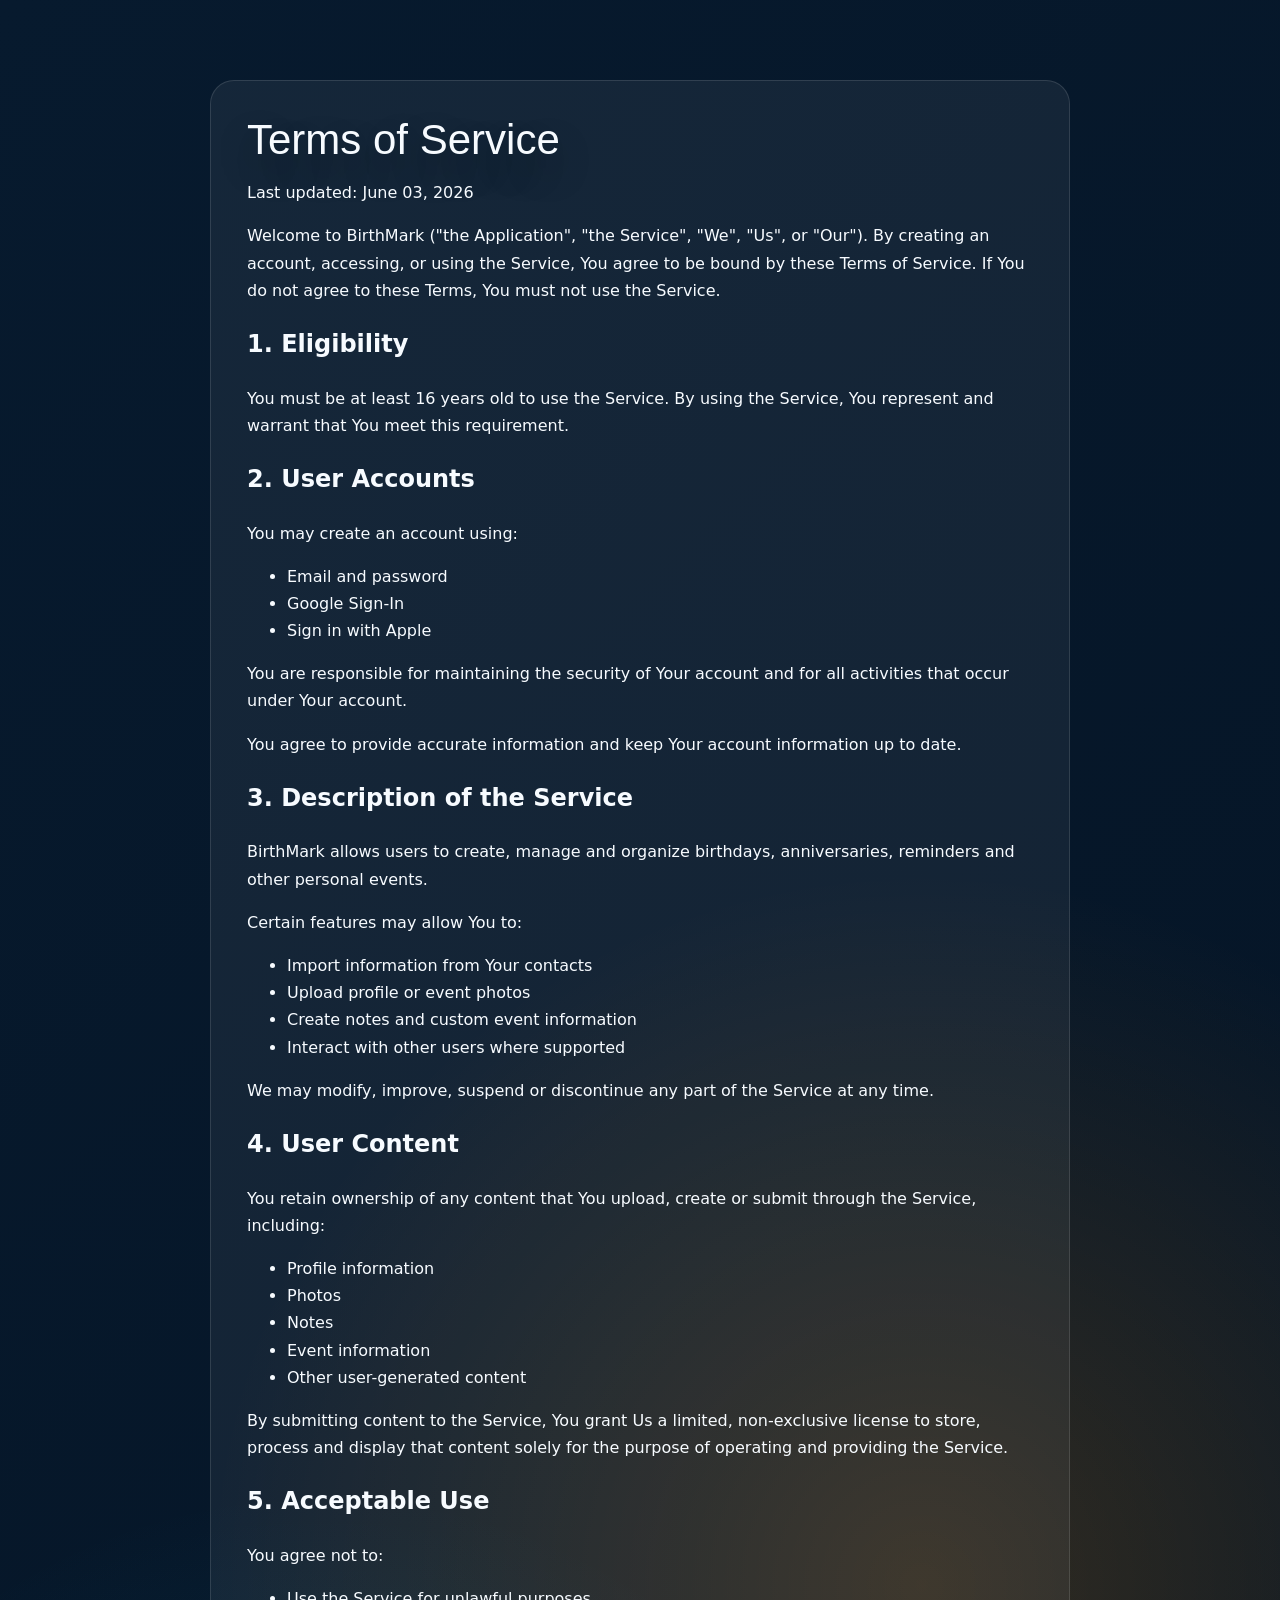
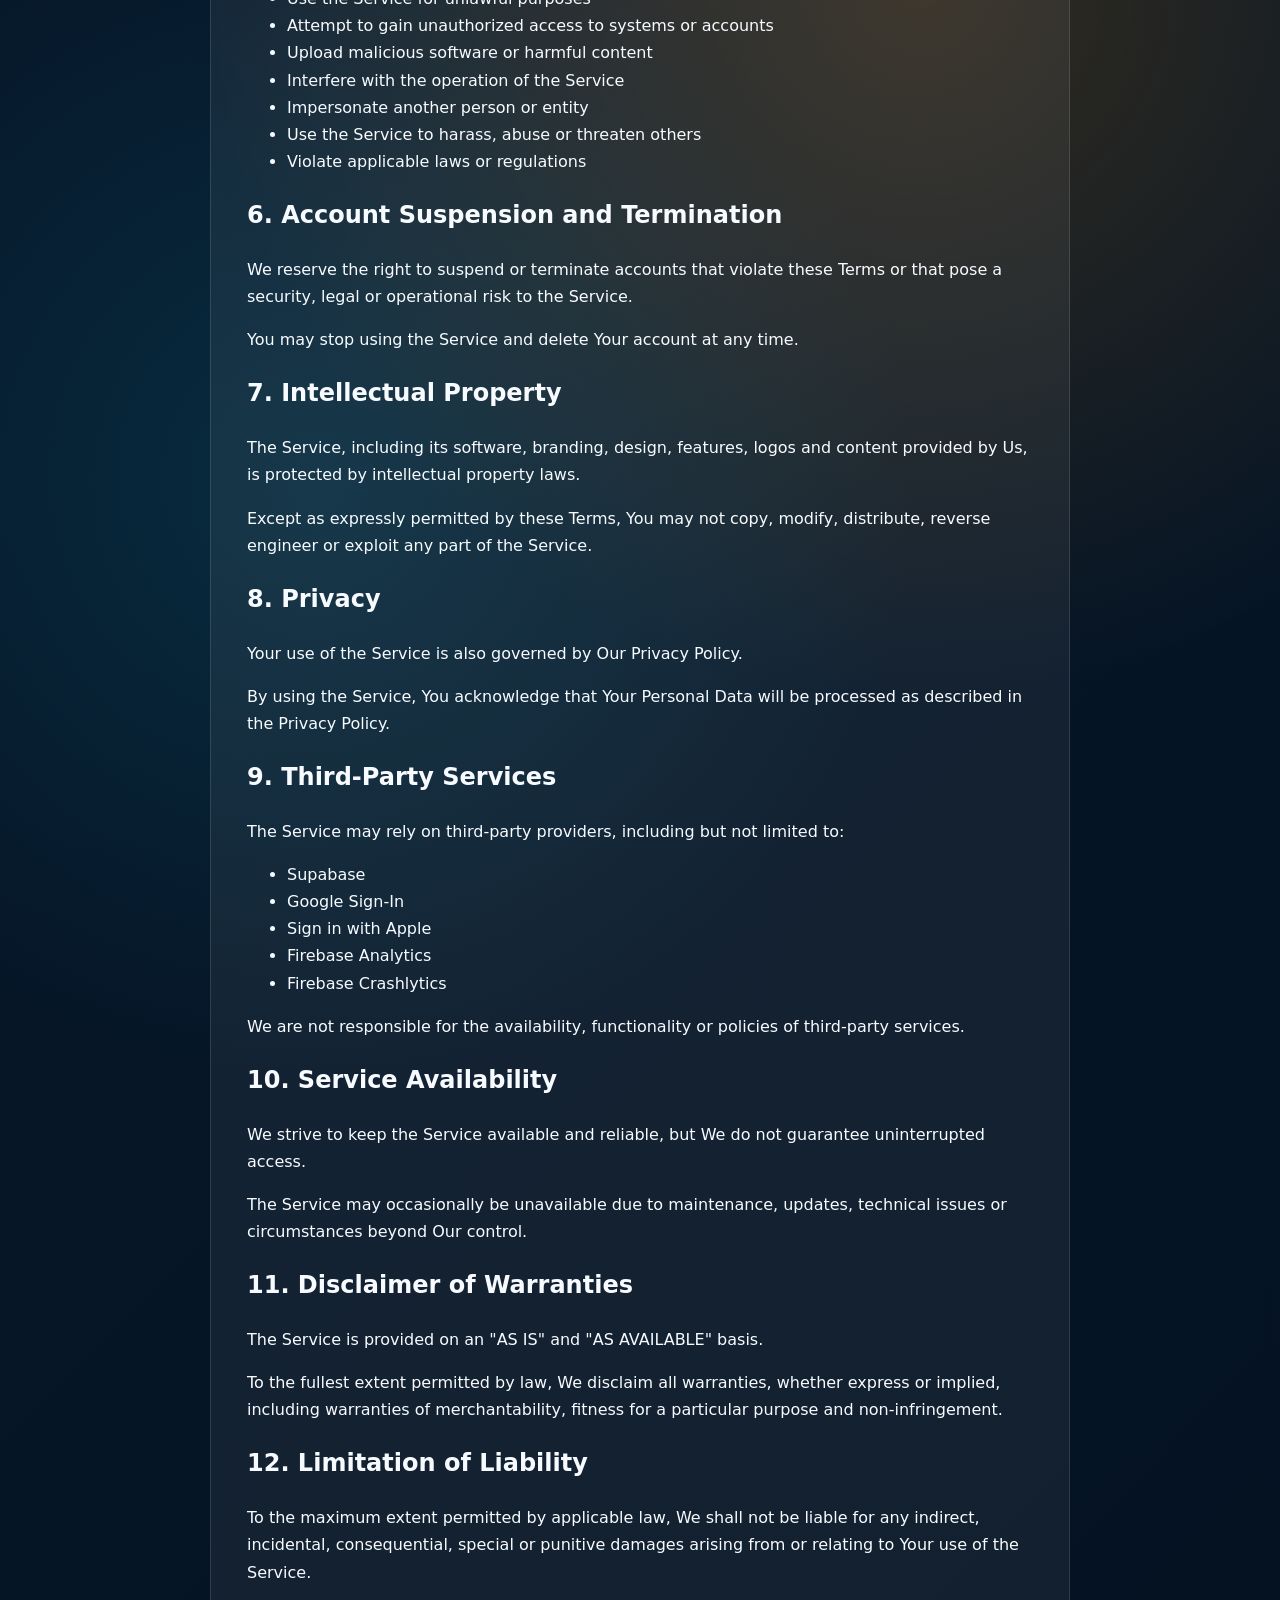
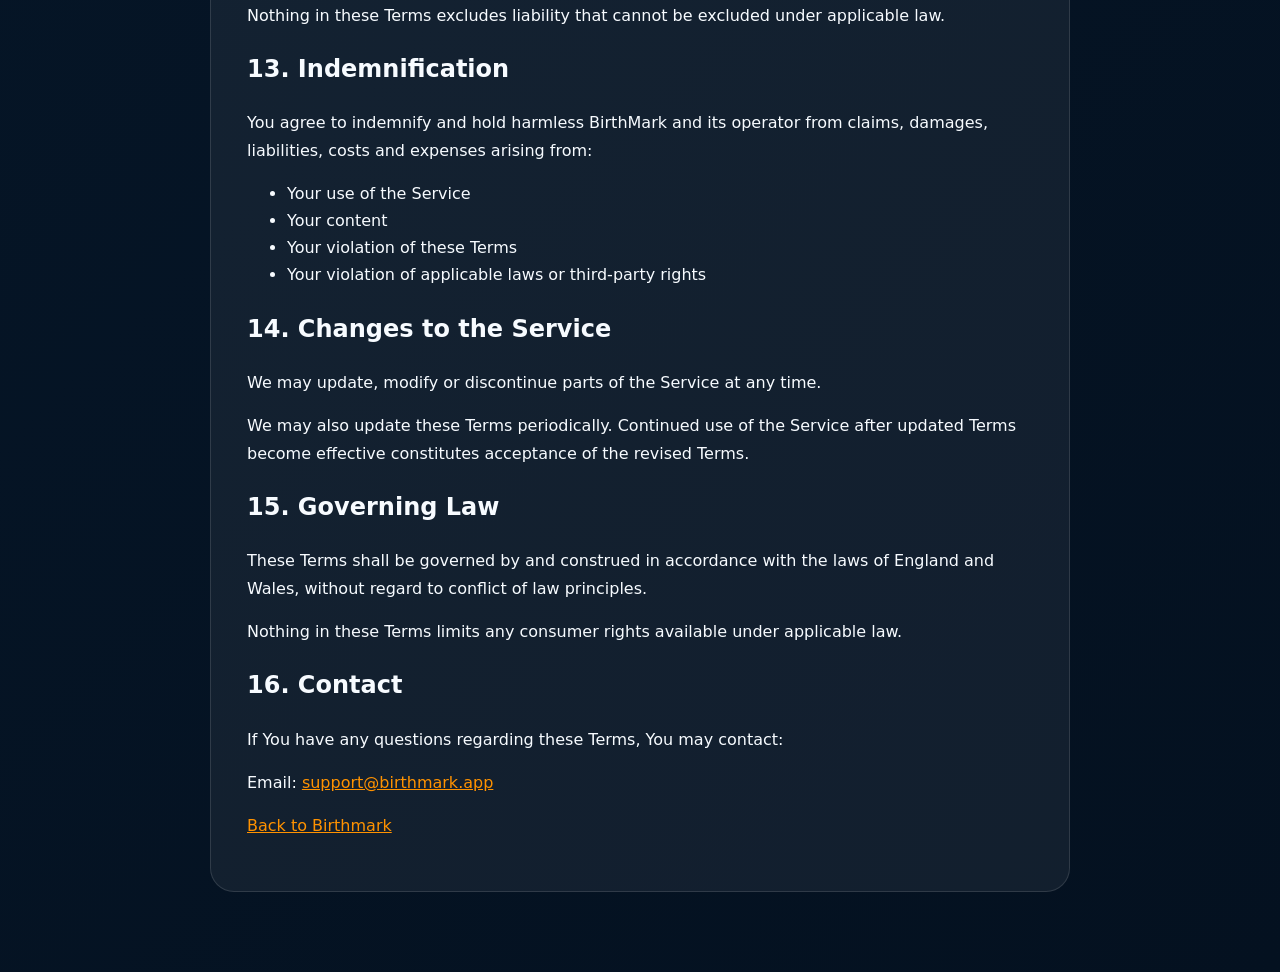
<file: tos.html>
<!DOCTYPE html>
<html lang="en">
<head>
    <meta charset="UTF-8">
    <meta name="viewport" content="width=device-width, initial-scale=1.0">

    <title>Terms of Service - Birthmark</title>
    <meta name="description" content="Read the Terms of Service for the Birthmark app and understand the rules and conditions for using the service.">
    <meta name="keywords" content="birthmark terms of service, terms and conditions, user agreement">
    <meta name="author" content="Birthmark">
    <meta name="robots" content="index, follow">

    <link rel="canonical" href="https://birthmark.app/terms">

    <meta property="og:type" content="website">
    <meta property="og:site_name" content="Birthmark">
    <meta property="og:title" content="Terms of Service - Birthmark">
    <meta property="og:description" content="Read the rules and conditions for using the Birthmark app.">
    <meta property="og:url" content="https://birthmark.app/terms">
    <meta property="og:image" content="https://birthmark.app/assets/og-logo.png">

    <meta name="twitter:card" content="summary_large_image">
    <meta name="twitter:title" content="Terms of Service - Birthmark">
    <meta name="twitter:description" content="Read the rules and conditions for using the Birthmark app.">
    <meta name="twitter:image" content="https://birthmark.app/assets/og-logo.png">

    <meta name="theme-color" content="#ffffff">
    <meta name="apple-mobile-web-app-title" content="Birthmark">

    <link rel="icon" type="image/png" href="/assets/favicon-96x96.png" sizes="96x96" />
    <link rel="icon" type="image/svg+xml" href="/assets/favicon.svg" />
    <link rel="shortcut icon" href="/assets/favicon.ico" />
    <link rel="apple-touch-icon" sizes="180x180" href="/assets/apple-touch-icon.png" />
    <meta name="apple-mobile-web-app-title" content="Birthmark.app" />
    <link rel="manifest" href="/assets/site.webmanifest" />

    <link rel="stylesheet" href="styles.css">

    <style>
        .legal-page { padding: 80px 0; }
        .legal-card {
            max-width: 860px;
            margin: 0 auto;
            padding: 36px;
            background: rgba(255,255,255,.06);
            border: 1px solid rgba(255,255,255,.12);
            border-radius: 24px;
            line-height: 1.7;
        }

        .legal-card h1 {
            font-family: Inter, sans-serif;
            font-size: 42px;
            line-height: 1.1;
        }

        .legal-card a {
            color: #ff9200;
        }
    </style>
</head>
<body>
    <main class="legal-page container">
        <article class="legal-card">
            <h1>Terms of Service</h1>

<p>Last updated: June 03, 2026</p>

<p>
Welcome to BirthMark ("the Application", "the Service", "We", "Us", or "Our").
By creating an account, accessing, or using the Service, You agree to be bound by these Terms of Service.
If You do not agree to these Terms, You must not use the Service.
</p>

<h2>1. Eligibility</h2>

<p>
You must be at least 16 years old to use the Service.
By using the Service, You represent and warrant that You meet this requirement.
</p>

<h2>2. User Accounts</h2>

<p>
You may create an account using:
</p>

<ul>
    <li>Email and password</li>
    <li>Google Sign-In</li>
    <li>Sign in with Apple</li>
</ul>

<p>
You are responsible for maintaining the security of Your account and for all activities that occur under Your account.
</p>

<p>
You agree to provide accurate information and keep Your account information up to date.
</p>

<h2>3. Description of the Service</h2>

<p>
BirthMark allows users to create, manage and organize birthdays, anniversaries, reminders and other personal events.
</p>

<p>
Certain features may allow You to:
</p>

<ul>
    <li>Import information from Your contacts</li>
    <li>Upload profile or event photos</li>
    <li>Create notes and custom event information</li>
    <li>Interact with other users where supported</li>
</ul>

<p>
We may modify, improve, suspend or discontinue any part of the Service at any time.
</p>

<h2>4. User Content</h2>

<p>
You retain ownership of any content that You upload, create or submit through the Service, including:
</p>

<ul>
    <li>Profile information</li>
    <li>Photos</li>
    <li>Notes</li>
    <li>Event information</li>
    <li>Other user-generated content</li>
</ul>

<p>
By submitting content to the Service, You grant Us a limited, non-exclusive license to store, process and display that content solely for the purpose of operating and providing the Service.
</p>

<h2>5. Acceptable Use</h2>

<p>
You agree not to:
</p>

<ul>
    <li>Use the Service for unlawful purposes</li>
    <li>Attempt to gain unauthorized access to systems or accounts</li>
    <li>Upload malicious software or harmful content</li>
    <li>Interfere with the operation of the Service</li>
    <li>Impersonate another person or entity</li>
    <li>Use the Service to harass, abuse or threaten others</li>
    <li>Violate applicable laws or regulations</li>
</ul>

<h2>6. Account Suspension and Termination</h2>

<p>
We reserve the right to suspend or terminate accounts that violate these Terms or that pose a security, legal or operational risk to the Service.
</p>

<p>
You may stop using the Service and delete Your account at any time.
</p>

<h2>7. Intellectual Property</h2>

<p>
The Service, including its software, branding, design, features, logos and content provided by Us, is protected by intellectual property laws.
</p>

<p>
Except as expressly permitted by these Terms, You may not copy, modify, distribute, reverse engineer or exploit any part of the Service.
</p>

<h2>8. Privacy</h2>

<p>
Your use of the Service is also governed by Our Privacy Policy.
</p>

<p>
By using the Service, You acknowledge that Your Personal Data will be processed as described in the Privacy Policy.
</p>

<h2>9. Third-Party Services</h2>

<p>
The Service may rely on third-party providers, including but not limited to:
</p>

<ul>
    <li>Supabase</li>
    <li>Google Sign-In</li>
    <li>Sign in with Apple</li>
    <li>Firebase Analytics</li>
    <li>Firebase Crashlytics</li>
</ul>

<p>
We are not responsible for the availability, functionality or policies of third-party services.
</p>

<h2>10. Service Availability</h2>

<p>
We strive to keep the Service available and reliable, but We do not guarantee uninterrupted access.
</p>

<p>
The Service may occasionally be unavailable due to maintenance, updates, technical issues or circumstances beyond Our control.
</p>

<h2>11. Disclaimer of Warranties</h2>

<p>
The Service is provided on an "AS IS" and "AS AVAILABLE" basis.
</p>

<p>
To the fullest extent permitted by law, We disclaim all warranties, whether express or implied, including warranties of merchantability, fitness for a particular purpose and non-infringement.
</p>

<h2>12. Limitation of Liability</h2>

<p>
To the maximum extent permitted by applicable law, We shall not be liable for any indirect, incidental, consequential, special or punitive damages arising from or relating to Your use of the Service.
</p>

<p>
Nothing in these Terms excludes liability that cannot be excluded under applicable law.
</p>

<h2>13. Indemnification</h2>

<p>
You agree to indemnify and hold harmless BirthMark and its operator from claims, damages, liabilities, costs and expenses arising from:
</p>

<ul>
    <li>Your use of the Service</li>
    <li>Your content</li>
    <li>Your violation of these Terms</li>
    <li>Your violation of applicable laws or third-party rights</li>
</ul>

<h2>14. Changes to the Service</h2>

<p>
We may update, modify or discontinue parts of the Service at any time.
</p>

<p>
We may also update these Terms periodically. Continued use of the Service after updated Terms become effective constitutes acceptance of the revised Terms.
</p>

<h2>15. Governing Law</h2>

<p>
These Terms shall be governed by and construed in accordance with the laws of England and Wales, without regard to conflict of law principles.
</p>

<p>
Nothing in these Terms limits any consumer rights available under applicable law.
</p>

<h2>16. Contact</h2>

<p>
If You have any questions regarding these Terms, You may contact:
</p>

<p>
Email:
<a href="mailto:support@birthmark.app">support@birthmark.app</a>
</p>

            <p><a href="/">Back to Birthmark</a></p>
        </article>
    </main>
</body>
</html>
</file>
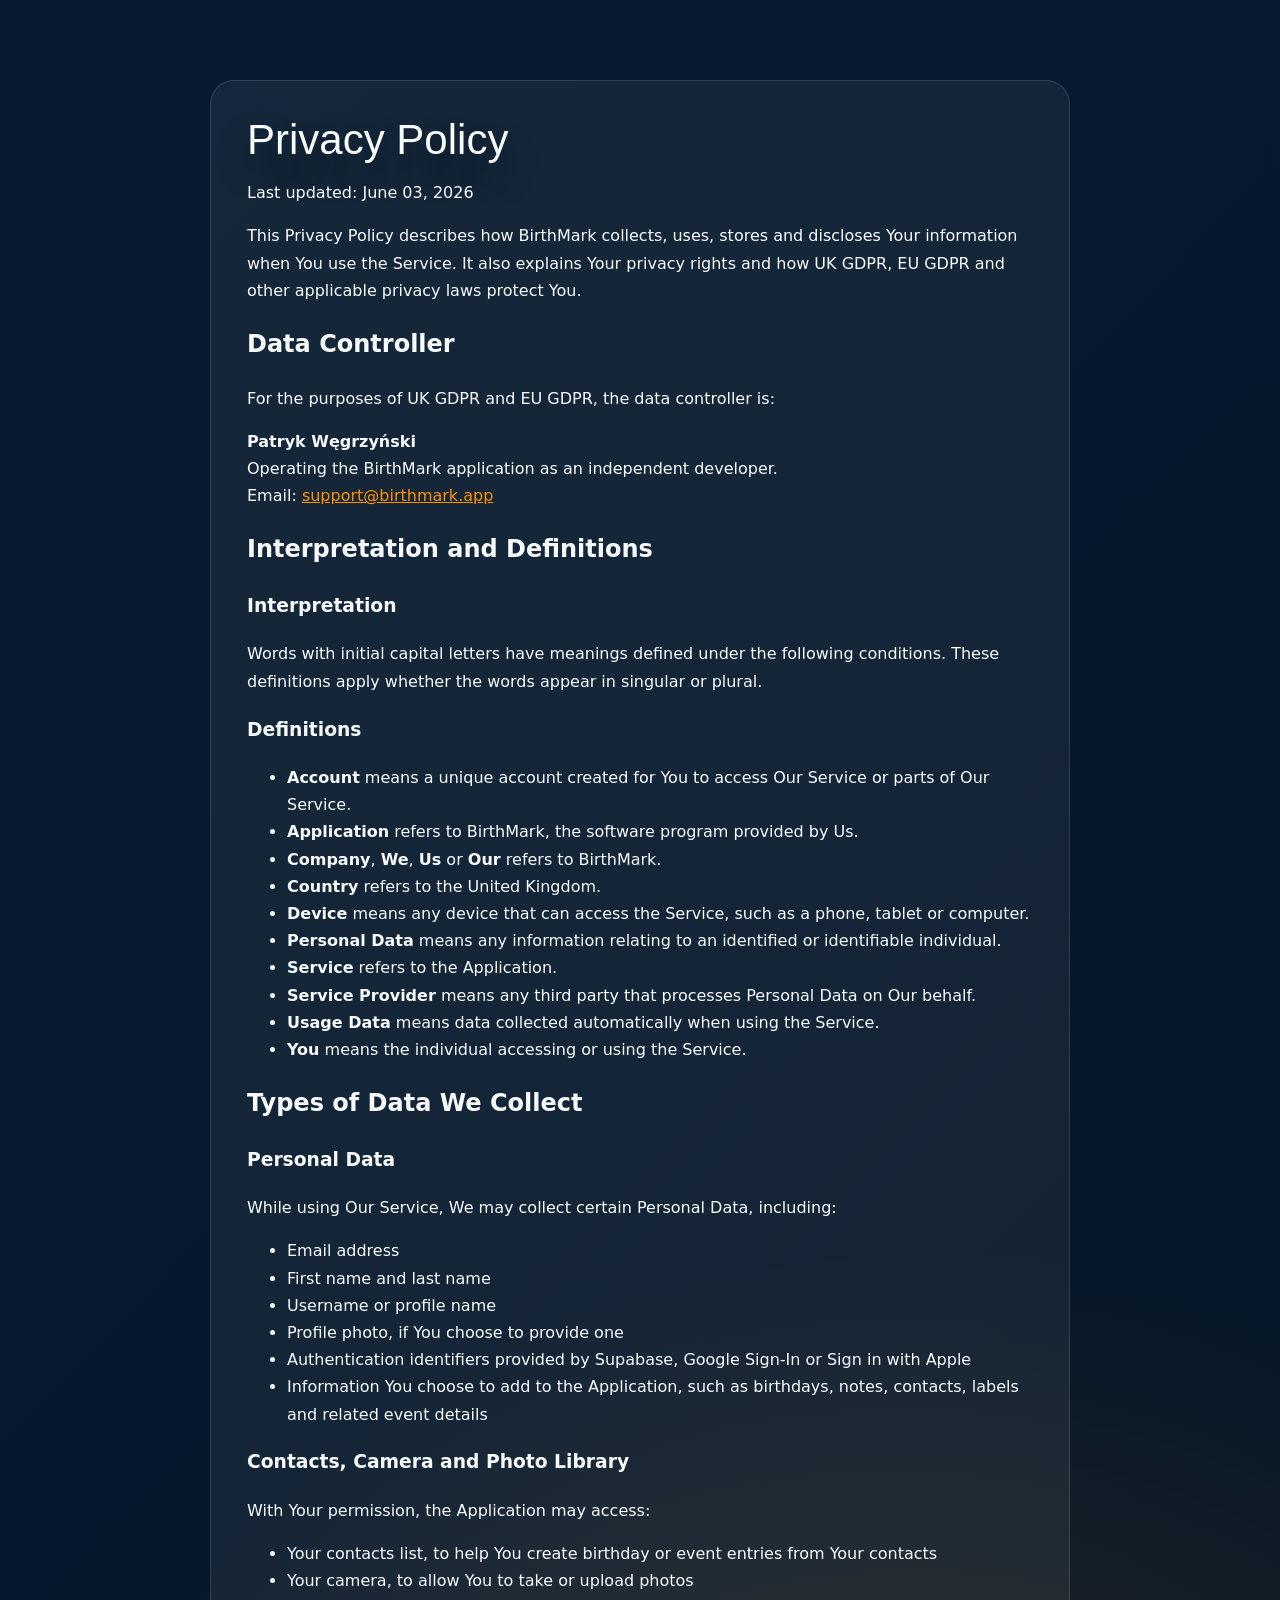
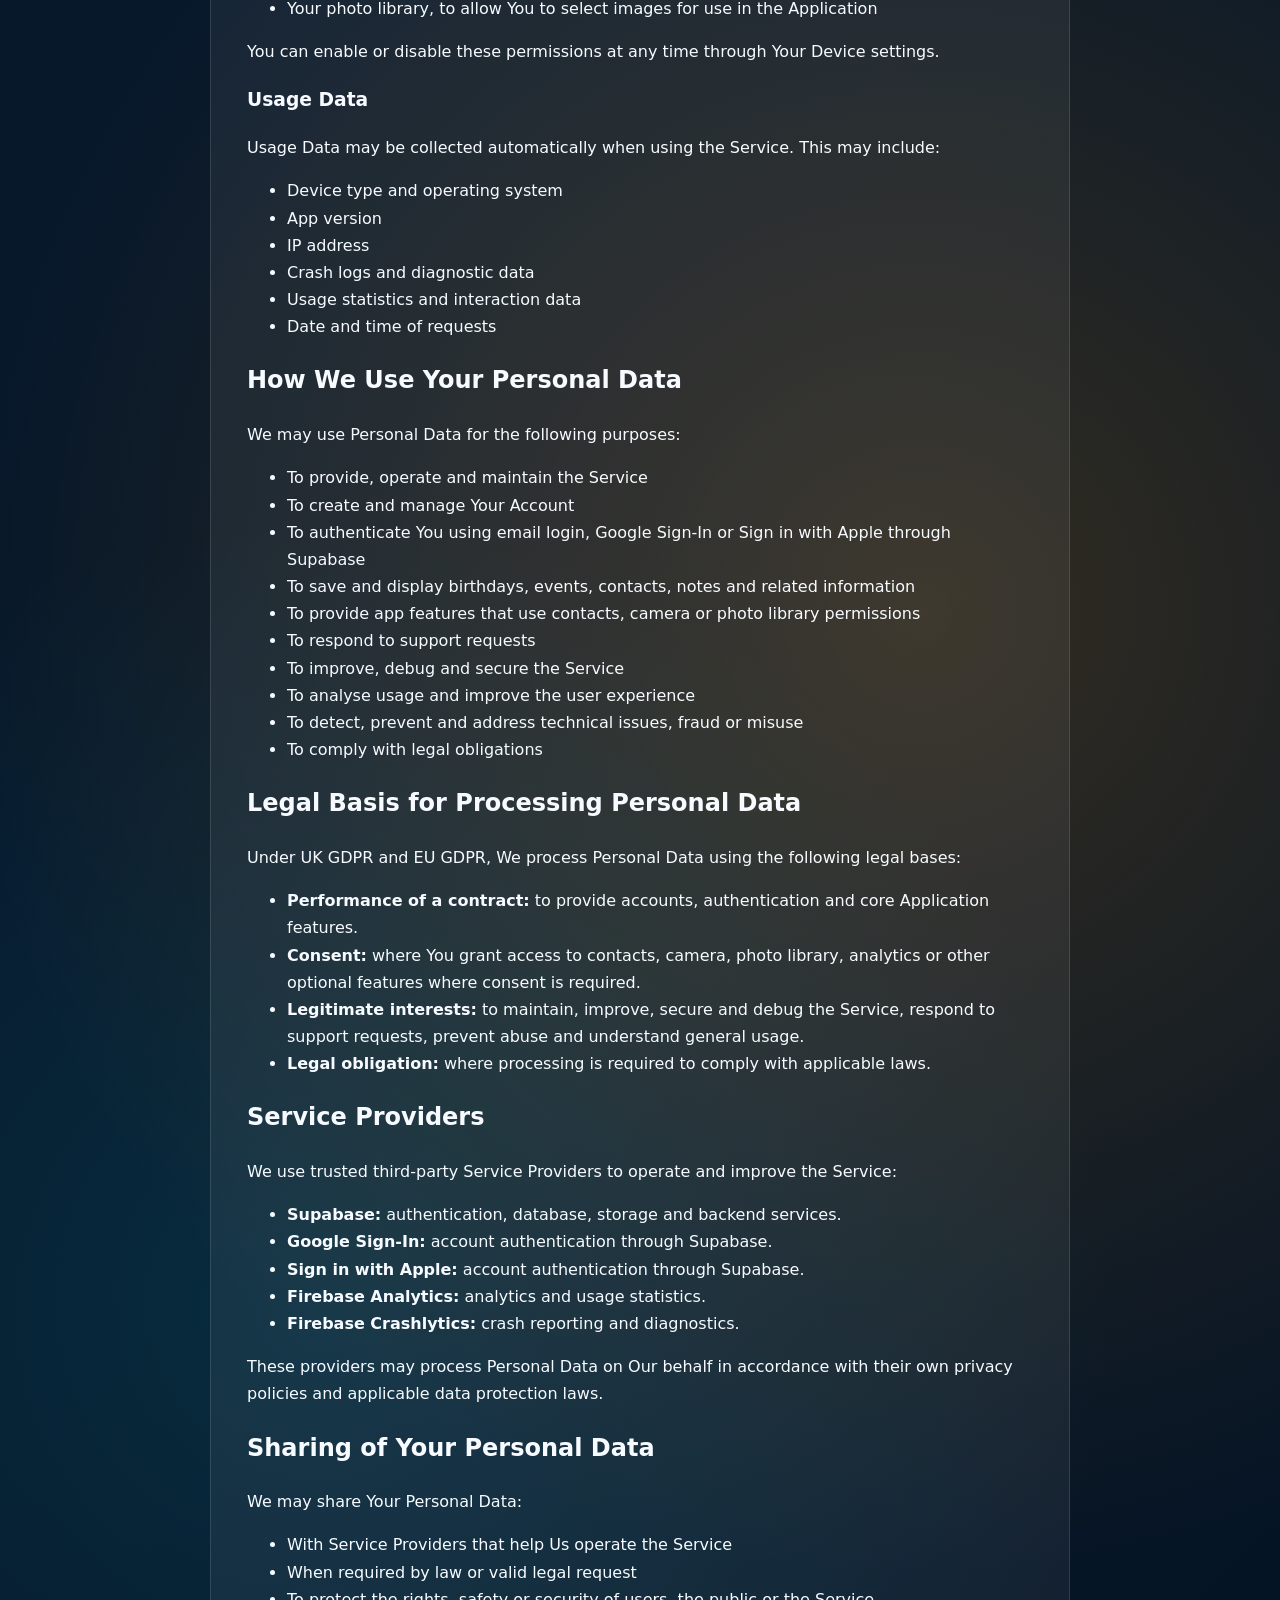
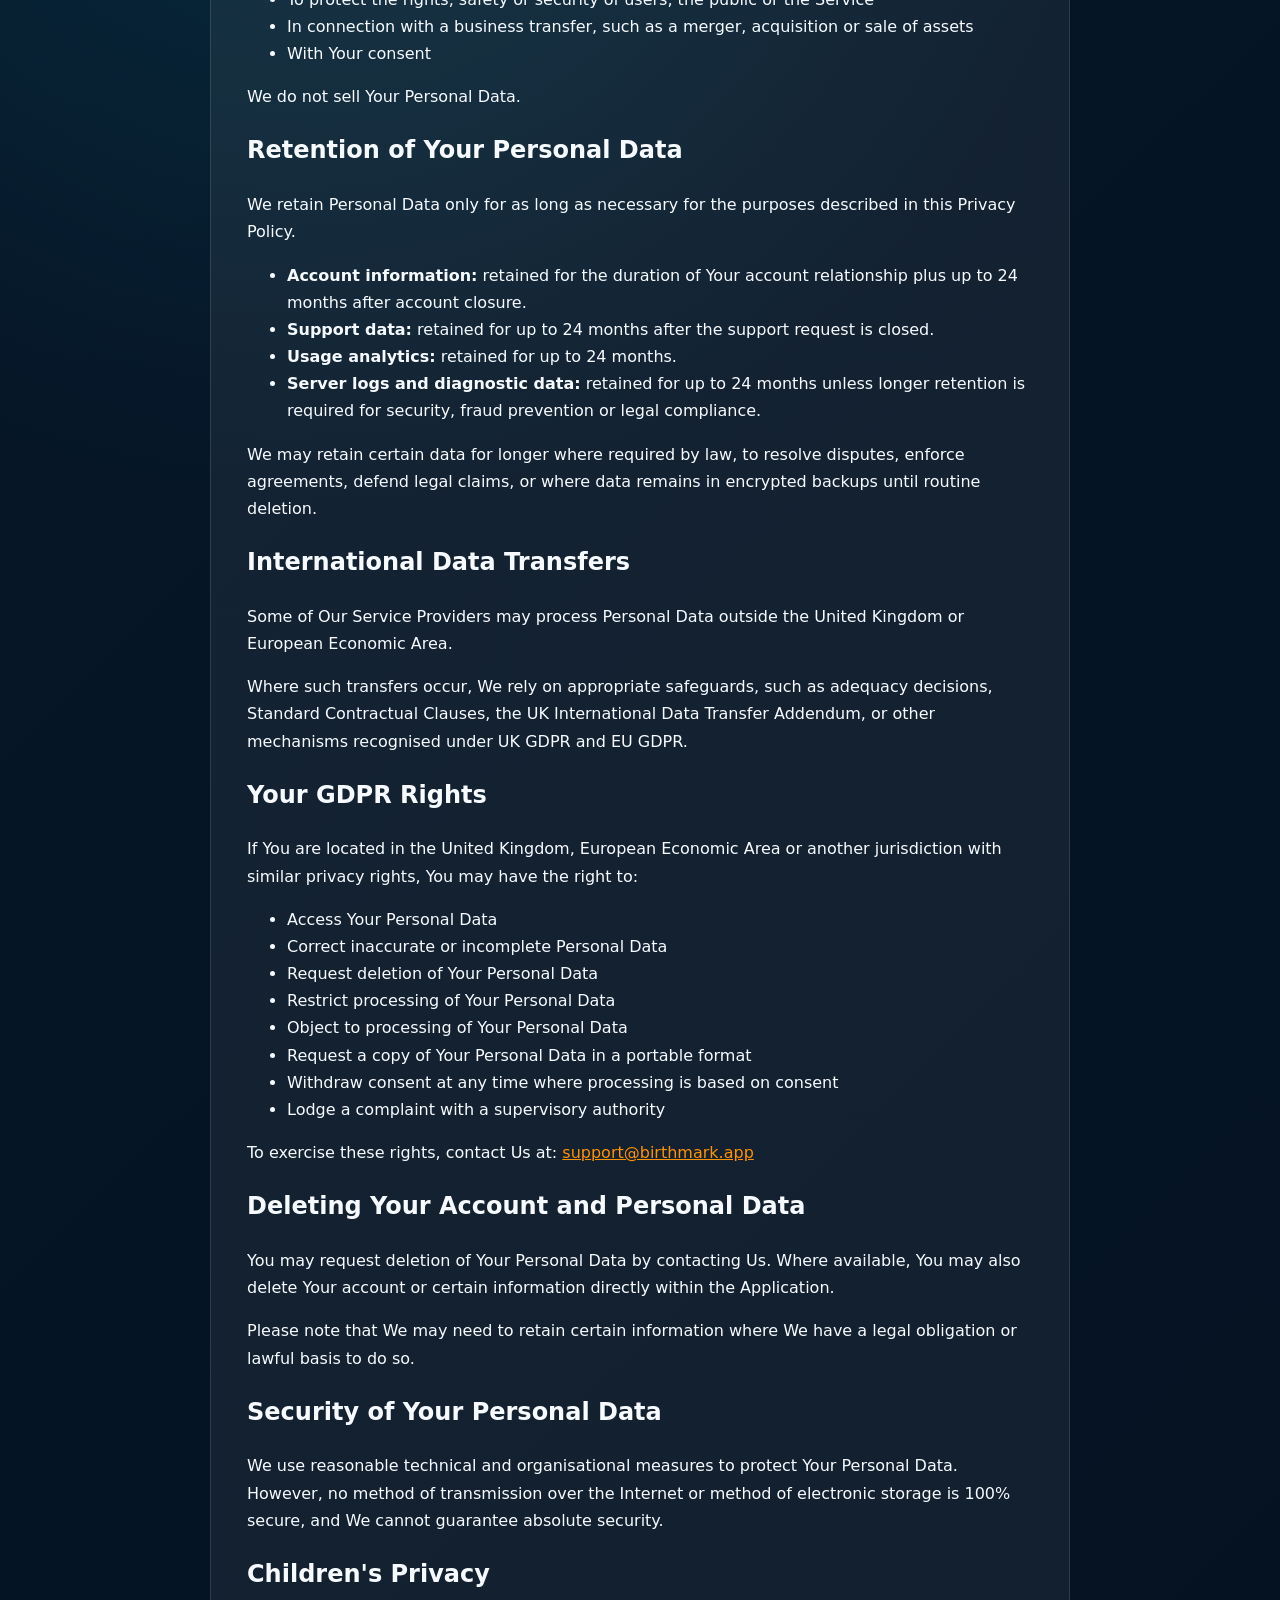
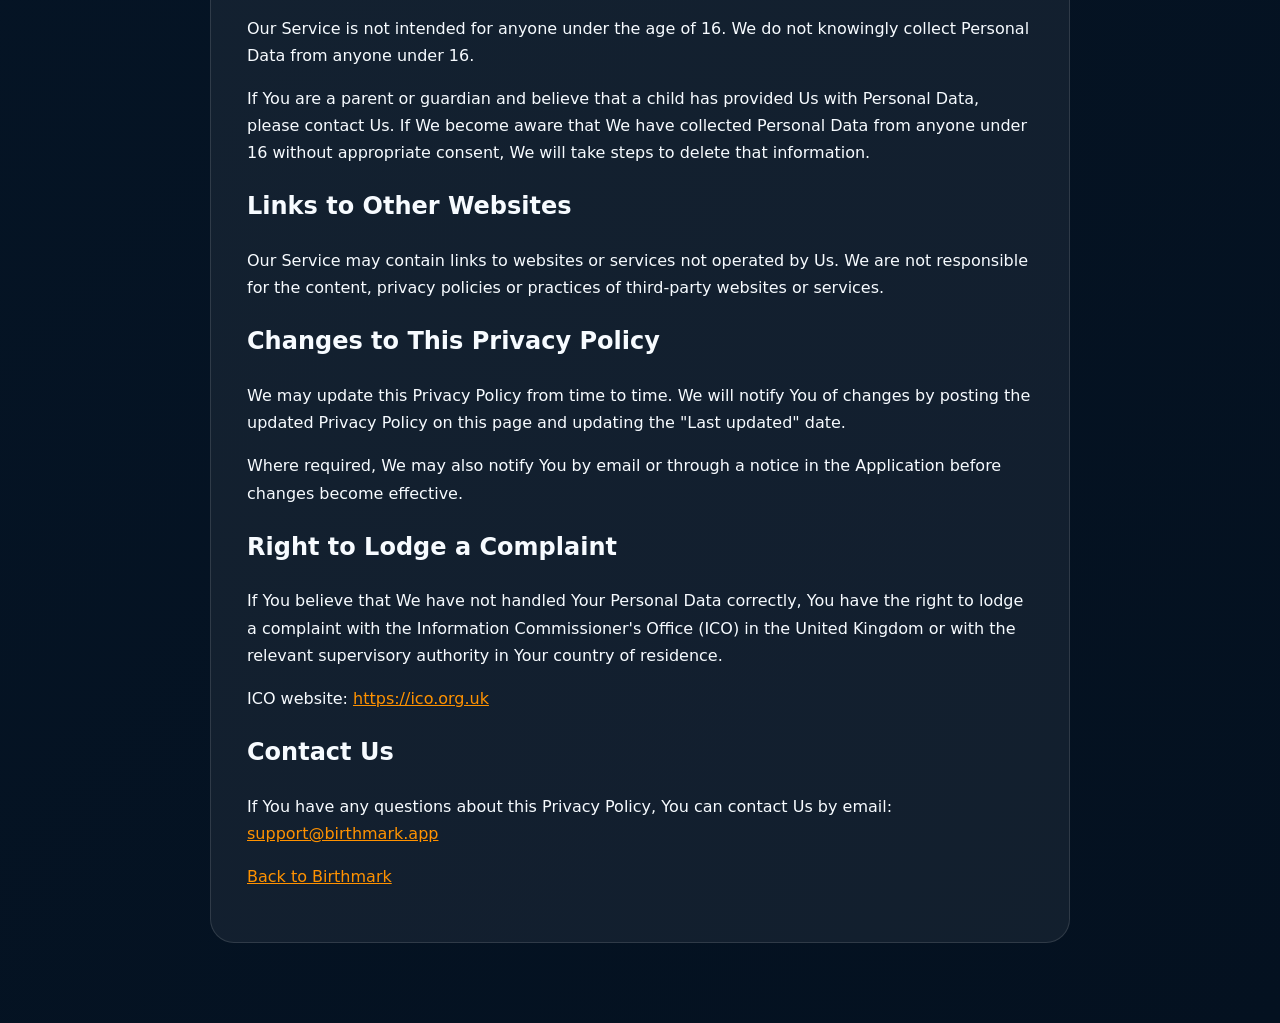
<file: pl/privacy_policy.html>
<!DOCTYPE html>
<html lang="pl">
<head>
    <meta charset="UTF-8">
    <meta name="viewport" content="width=device-width, initial-scale=1.0">

    <title>Privacy Policy - Birthmark</title>
    <meta name="description" content="Read the Birthmark Privacy Policy and learn how we collect, use and protect your personal data.">
    <meta name="keywords" content="birthmark privacy policy, GDPR, personal data, privacy">
    <meta name="author" content="Birthmark">
    <meta name="robots" content="index, follow">

    <link rel="canonical" href="https://birthmark.app/privacy">

    <meta property="og:type" content="website">
    <meta property="og:site_name" content="Birthmark">
    <meta property="og:title" content="Privacy Policy - Birthmark">
    <meta property="og:description" content="Learn how Birthmark collects, uses and protects your personal data.">
    <meta property="og:url" content="https://birthmark.app/privacy">
    <meta property="og:image" content="https://birthmark.app/assets/og-logo-en.png">

    <meta name="twitter:card" content="summary_large_image">
    <meta name="twitter:title" content="Privacy Policy - Birthmark">
    <meta name="twitter:description" content="Learn how Birthmark collects, uses and protects your personal data.">
    <meta name="twitter:image" content="https://birthmark.app/assets/og-logo-en.png">

    <meta name="theme-color" content="#ffffff">
    <meta name="apple-mobile-web-app-title" content="Birthmark">

    <link rel="icon" type="image/png" href="/assets/favicon-96x96.png" sizes="96x96" />
    <link rel="icon" type="image/svg+xml" href="/assets/favicon.svg" />
    <link rel="shortcut icon" href="/assets/favicon.ico" />
    <link rel="apple-touch-icon" sizes="180x180" href="/assets/apple-touch-icon.png" />
    <meta name="apple-mobile-web-app-title" content="Birthmark.app" />
    <link rel="manifest" href="/assets/site.webmanifest" />

    <link rel="stylesheet" href="../styles.css">

    <style>
        .legal-page { padding: 80px 0; }
        .legal-card { max-width: 860px; margin: 0 auto; padding: 36px; background: rgba(255,255,255,.06); border: 1px solid rgba(255,255,255,.12); border-radius: 24px; line-height: 1.7; }
        .legal-card h1 { font-family: Inter, sans-serif; font-size: 42px; line-height: 1.1; }
        .legal-card a { color: #ff9200; }
    </style>
</head>
<body>
    <main class="legal-page container">
        <article class="legal-card">
            <h1>Privacy Policy</h1>
            
  <p>Last updated: June 03, 2026</p>

  <p>
    This Privacy Policy describes how BirthMark collects, uses, stores and discloses Your information when You use the Service. It also explains Your privacy rights and how UK GDPR, EU GDPR and other applicable privacy laws protect You.
  </p>

  <h2>Data Controller</h2>
  <p>
    For the purposes of UK GDPR and EU GDPR, the data controller is:
  </p>
  <p>
    <strong>Patryk Węgrzyński</strong><br />
    Operating the BirthMark application as an independent developer.<br />
    Email: <a href="mailto:support@birthmark.app">support@birthmark.app</a>
  </p>

  <h2>Interpretation and Definitions</h2>

  <h3>Interpretation</h3>
  <p>
    Words with initial capital letters have meanings defined under the following conditions. These definitions apply whether the words appear in singular or plural.
  </p>

  <h3>Definitions</h3>
  <ul>
    <li><strong>Account</strong> means a unique account created for You to access Our Service or parts of Our Service.</li>
    <li><strong>Application</strong> refers to BirthMark, the software program provided by Us.</li>
    <li><strong>Company</strong>, <strong>We</strong>, <strong>Us</strong> or <strong>Our</strong> refers to BirthMark.</li>
    <li><strong>Country</strong> refers to the United Kingdom.</li>
    <li><strong>Device</strong> means any device that can access the Service, such as a phone, tablet or computer.</li>
    <li><strong>Personal Data</strong> means any information relating to an identified or identifiable individual.</li>
    <li><strong>Service</strong> refers to the Application.</li>
    <li><strong>Service Provider</strong> means any third party that processes Personal Data on Our behalf.</li>
    <li><strong>Usage Data</strong> means data collected automatically when using the Service.</li>
    <li><strong>You</strong> means the individual accessing or using the Service.</li>
  </ul>

  <h2>Types of Data We Collect</h2>

  <h3>Personal Data</h3>
  <p>
    While using Our Service, We may collect certain Personal Data, including:
  </p>
  <ul>
    <li>Email address</li>
    <li>First name and last name</li>
    <li>Username or profile name</li>
    <li>Profile photo, if You choose to provide one</li>
    <li>Authentication identifiers provided by Supabase, Google Sign-In or Sign in with Apple</li>
    <li>Information You choose to add to the Application, such as birthdays, notes, contacts, labels and related event details</li>
  </ul>

  <h3>Contacts, Camera and Photo Library</h3>
  <p>
    With Your permission, the Application may access:
  </p>
  <ul>
    <li>Your contacts list, to help You create birthday or event entries from Your contacts</li>
    <li>Your camera, to allow You to take or upload photos</li>
    <li>Your photo library, to allow You to select images for use in the Application</li>
  </ul>
  <p>
    You can enable or disable these permissions at any time through Your Device settings.
  </p>

  <h3>Usage Data</h3>
  <p>
    Usage Data may be collected automatically when using the Service. This may include:
  </p>
  <ul>
    <li>Device type and operating system</li>
    <li>App version</li>
    <li>IP address</li>
    <li>Crash logs and diagnostic data</li>
    <li>Usage statistics and interaction data</li>
    <li>Date and time of requests</li>
  </ul>

  <h2>How We Use Your Personal Data</h2>
  <p>We may use Personal Data for the following purposes:</p>
  <ul>
    <li>To provide, operate and maintain the Service</li>
    <li>To create and manage Your Account</li>
    <li>To authenticate You using email login, Google Sign-In or Sign in with Apple through Supabase</li>
    <li>To save and display birthdays, events, contacts, notes and related information</li>
    <li>To provide app features that use contacts, camera or photo library permissions</li>
    <li>To respond to support requests</li>
    <li>To improve, debug and secure the Service</li>
    <li>To analyse usage and improve the user experience</li>
    <li>To detect, prevent and address technical issues, fraud or misuse</li>
    <li>To comply with legal obligations</li>
  </ul>

  <h2>Legal Basis for Processing Personal Data</h2>
  <p>
    Under UK GDPR and EU GDPR, We process Personal Data using the following legal bases:
  </p>
  <ul>
    <li><strong>Performance of a contract:</strong> to provide accounts, authentication and core Application features.</li>
    <li><strong>Consent:</strong> where You grant access to contacts, camera, photo library, analytics or other optional features where consent is required.</li>
    <li><strong>Legitimate interests:</strong> to maintain, improve, secure and debug the Service, respond to support requests, prevent abuse and understand general usage.</li>
    <li><strong>Legal obligation:</strong> where processing is required to comply with applicable laws.</li>
  </ul>

  <h2>Service Providers</h2>
  <p>
    We use trusted third-party Service Providers to operate and improve the Service:
  </p>
  <ul>
    <li><strong>Supabase:</strong> authentication, database, storage and backend services.</li>
    <li><strong>Google Sign-In:</strong> account authentication through Supabase.</li>
    <li><strong>Sign in with Apple:</strong> account authentication through Supabase.</li>
    <li><strong>Firebase Analytics:</strong> analytics and usage statistics.</li>
    <li><strong>Firebase Crashlytics:</strong> crash reporting and diagnostics.</li>
  </ul>
  <p>
    These providers may process Personal Data on Our behalf in accordance with their own privacy policies and applicable data protection laws.
  </p>

  <h2>Sharing of Your Personal Data</h2>
  <p>We may share Your Personal Data:</p>
  <ul>
    <li>With Service Providers that help Us operate the Service</li>
    <li>When required by law or valid legal request</li>
    <li>To protect the rights, safety or security of users, the public or the Service</li>
    <li>In connection with a business transfer, such as a merger, acquisition or sale of assets</li>
    <li>With Your consent</li>
  </ul>
  <p>
    We do not sell Your Personal Data.
  </p>

  <h2>Retention of Your Personal Data</h2>
  <p>
    We retain Personal Data only for as long as necessary for the purposes described in this Privacy Policy.
  </p>
  <ul>
    <li><strong>Account information:</strong> retained for the duration of Your account relationship plus up to 24 months after account closure.</li>
    <li><strong>Support data:</strong> retained for up to 24 months after the support request is closed.</li>
    <li><strong>Usage analytics:</strong> retained for up to 24 months.</li>
    <li><strong>Server logs and diagnostic data:</strong> retained for up to 24 months unless longer retention is required for security, fraud prevention or legal compliance.</li>
  </ul>
  <p>
    We may retain certain data for longer where required by law, to resolve disputes, enforce agreements, defend legal claims, or where data remains in encrypted backups until routine deletion.
  </p>

  <h2>International Data Transfers</h2>
  <p>
    Some of Our Service Providers may process Personal Data outside the United Kingdom or European Economic Area.
  </p>
  <p>
    Where such transfers occur, We rely on appropriate safeguards, such as adequacy decisions, Standard Contractual Clauses, the UK International Data Transfer Addendum, or other mechanisms recognised under UK GDPR and EU GDPR.
  </p>

  <h2>Your GDPR Rights</h2>
  <p>
    If You are located in the United Kingdom, European Economic Area or another jurisdiction with similar privacy rights, You may have the right to:
  </p>
  <ul>
    <li>Access Your Personal Data</li>
    <li>Correct inaccurate or incomplete Personal Data</li>
    <li>Request deletion of Your Personal Data</li>
    <li>Restrict processing of Your Personal Data</li>
    <li>Object to processing of Your Personal Data</li>
    <li>Request a copy of Your Personal Data in a portable format</li>
    <li>Withdraw consent at any time where processing is based on consent</li>
    <li>Lodge a complaint with a supervisory authority</li>
  </ul>
  <p>
    To exercise these rights, contact Us at:
    <a href="mailto:support@birthmark.app">support@birthmark.app</a>
  </p>

  <h2>Deleting Your Account and Personal Data</h2>
  <p>
    You may request deletion of Your Personal Data by contacting Us. Where available, You may also delete Your account or certain information directly within the Application.
  </p>
  <p>
    Please note that We may need to retain certain information where We have a legal obligation or lawful basis to do so.
  </p>

  <h2>Security of Your Personal Data</h2>
  <p>
    We use reasonable technical and organisational measures to protect Your Personal Data. However, no method of transmission over the Internet or method of electronic storage is 100% secure, and We cannot guarantee absolute security.
  </p>

  <h2>Children's Privacy</h2>
  <p>
    Our Service is not intended for anyone under the age of 16. We do not knowingly collect Personal Data from anyone under 16.
  </p>
  <p>
    If You are a parent or guardian and believe that a child has provided Us with Personal Data, please contact Us. If We become aware that We have collected Personal Data from anyone under 16 without appropriate consent, We will take steps to delete that information.
  </p>

  <h2>Links to Other Websites</h2>
  <p>
    Our Service may contain links to websites or services not operated by Us. We are not responsible for the content, privacy policies or practices of third-party websites or services.
  </p>

  <h2>Changes to This Privacy Policy</h2>
  <p>
    We may update this Privacy Policy from time to time. We will notify You of changes by posting the updated Privacy Policy on this page and updating the "Last updated" date.
  </p>
  <p>
    Where required, We may also notify You by email or through a notice in the Application before changes become effective.
  </p>

  <h2>Right to Lodge a Complaint</h2>
  <p>
    If You believe that We have not handled Your Personal Data correctly, You have the right to lodge a complaint with the Information Commissioner's Office (ICO) in the United Kingdom or with the relevant supervisory authority in Your country of residence.
  </p>
  <p>
    ICO website:
    <a href="https://ico.org.uk" target="_blank" rel="noopener noreferrer">https://ico.org.uk</a>
  </p>

  <h2>Contact Us</h2>
  <p>
    If You have any questions about this Privacy Policy, You can contact Us by email:
    <a href="mailto:support@birthmark.app">support@birthmark.app</a>
  </p>

            <p><a href="/">Back to Birthmark</a></p>
        </article>
    </main>
</body>
</html>
</file>
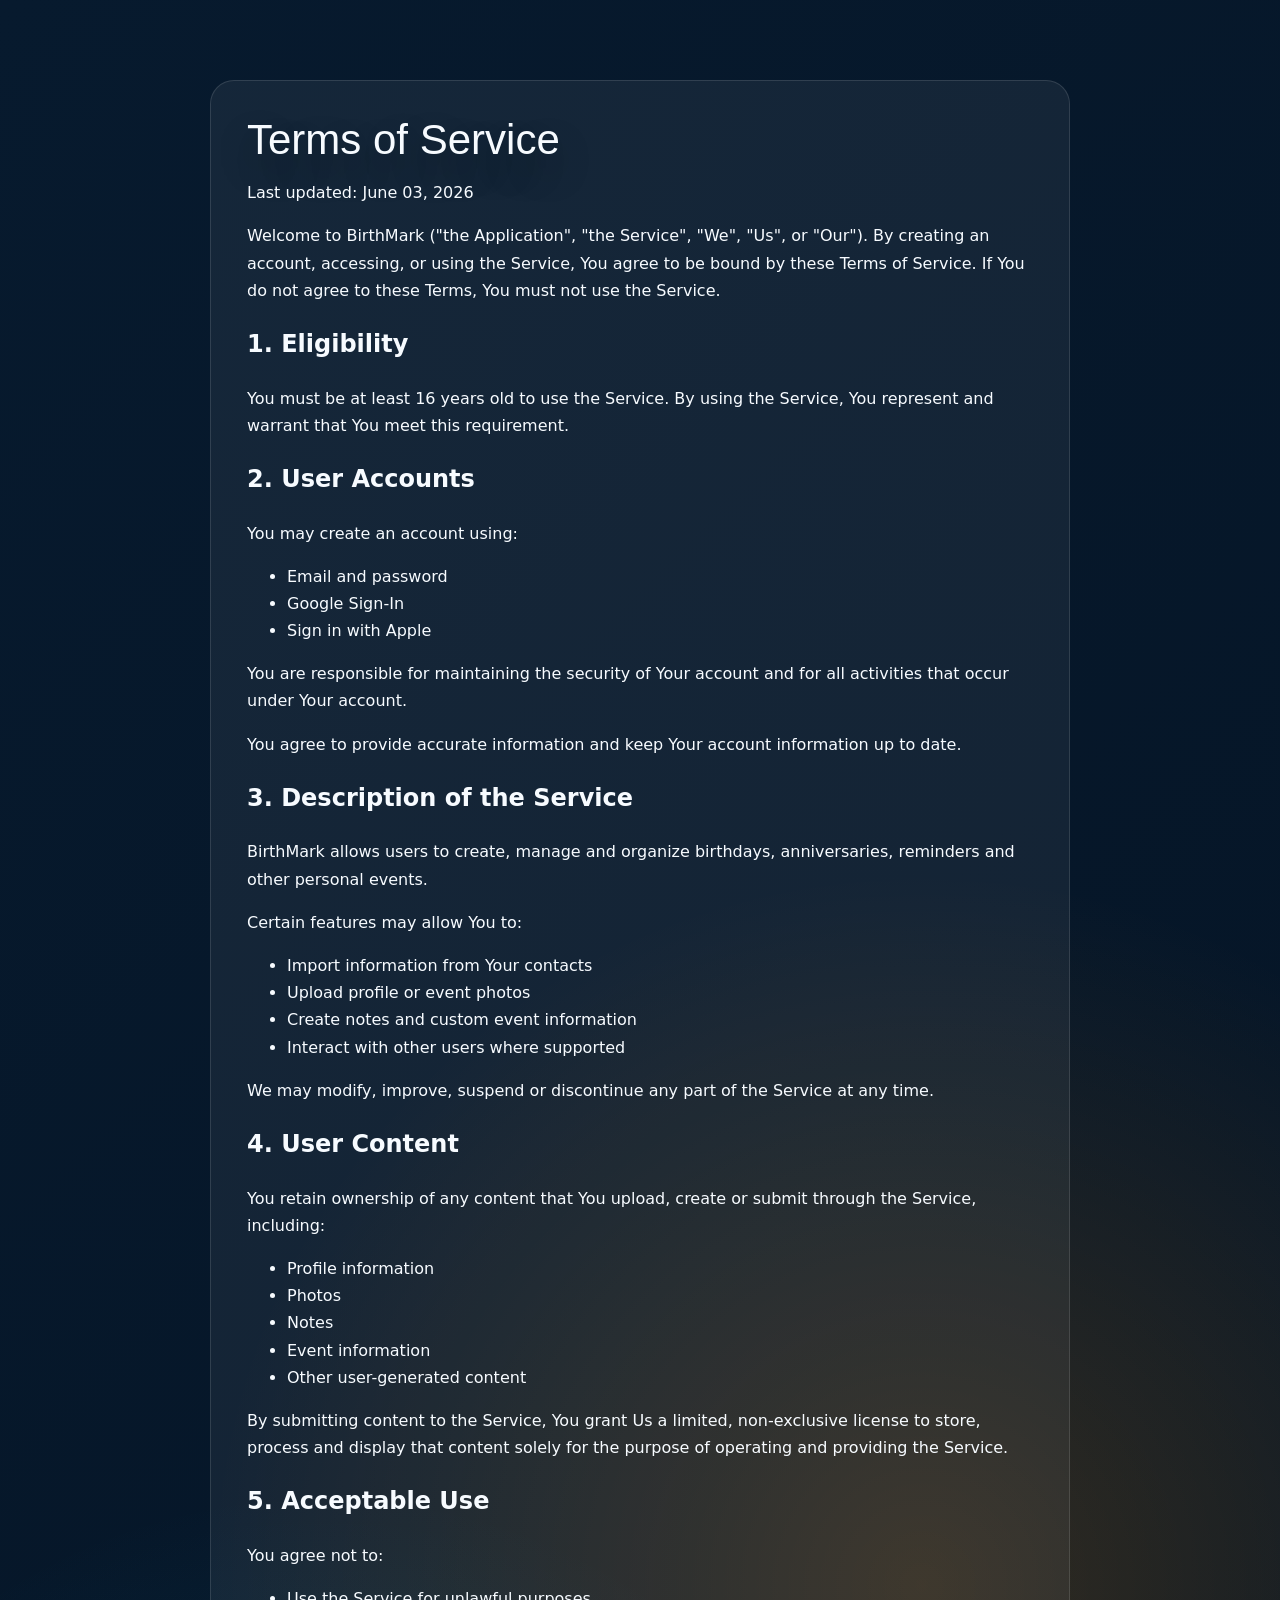
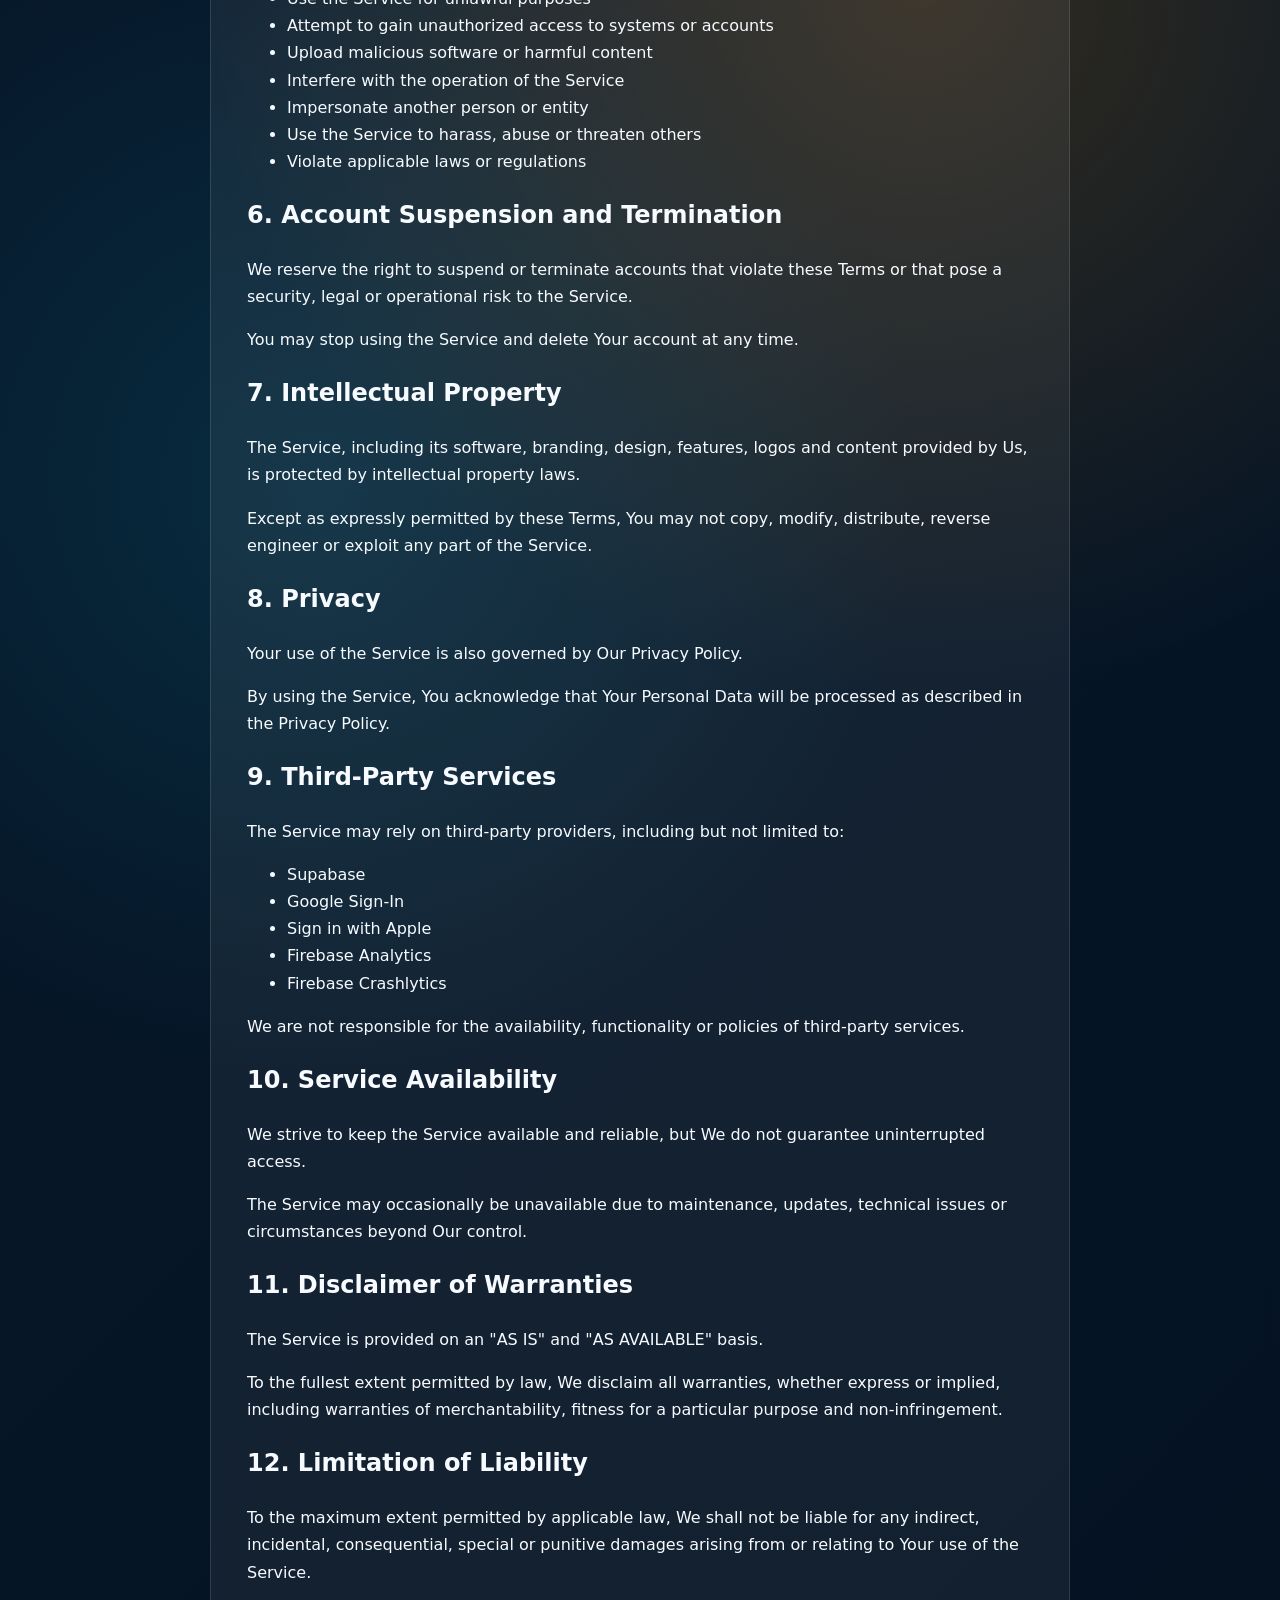
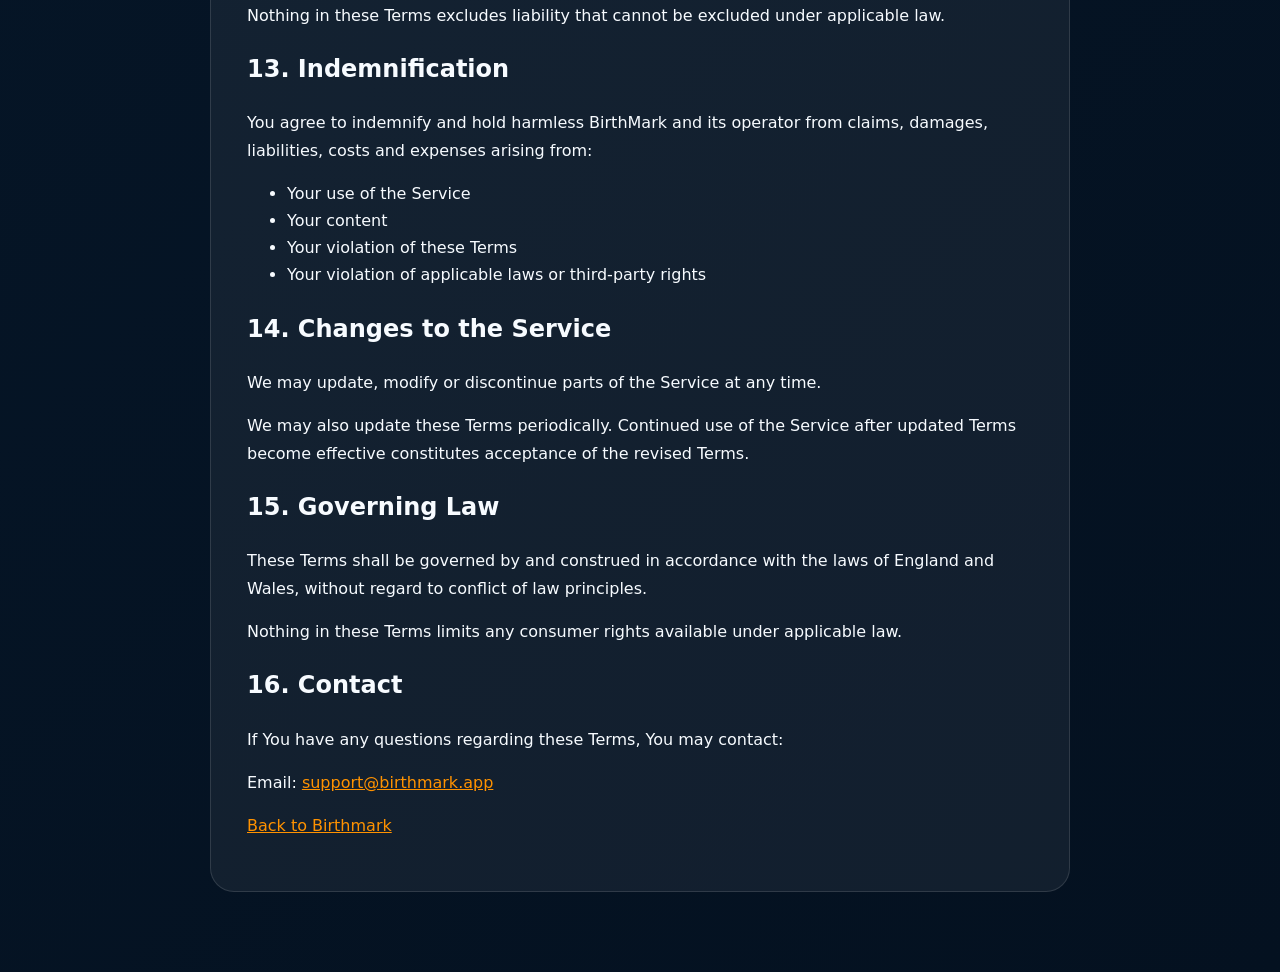
<file: pl/tos.html>
<!DOCTYPE html>
<html lang="pl">
<head>
    <meta charset="UTF-8">
    <meta name="viewport" content="width=device-width, initial-scale=1.0">

    <title>Terms of Service - Birthmark</title>
    <meta name="description" content="Read the Terms of Service for the Birthmark app and understand the rules and conditions for using the service.">
    <meta name="keywords" content="birthmark terms of service, terms and conditions, user agreement">
    <meta name="author" content="Birthmark">
    <meta name="robots" content="index, follow">

    <link rel="canonical" href="https://birthmark.app/terms">

    <meta property="og:type" content="website">
    <meta property="og:site_name" content="Birthmark">
    <meta property="og:title" content="Terms of Service - Birthmark">
    <meta property="og:description" content="Read the rules and conditions for using the Birthmark app.">
    <meta property="og:url" content="https://birthmark.app/terms">
    <meta property="og:image" content="https://birthmark.app/assets/og-logo-en.png">

    <meta name="twitter:card" content="summary_large_image">
    <meta name="twitter:title" content="Terms of Service - Birthmark">
    <meta name="twitter:description" content="Read the rules and conditions for using the Birthmark app.">
    <meta name="twitter:image" content="https://birthmark.app/assets/og-logo-en.png">

    <meta name="theme-color" content="#ffffff">
    <meta name="apple-mobile-web-app-title" content="Birthmark">

    <link rel="icon" type="image/png" href="/assets/favicon-96x96.png" sizes="96x96" />
    <link rel="icon" type="image/svg+xml" href="/assets/favicon.svg" />
    <link rel="shortcut icon" href="/assets/favicon.ico" />
    <link rel="apple-touch-icon" sizes="180x180" href="/assets/apple-touch-icon.png" />
    <meta name="apple-mobile-web-app-title" content="Birthmark.app" />
    <link rel="manifest" href="/assets/site.webmanifest" />

    <link rel="stylesheet" href="../styles.css">

    <style>
        .legal-page { padding: 80px 0; }
        .legal-card {
            max-width: 860px;
            margin: 0 auto;
            padding: 36px;
            background: rgba(255,255,255,.06);
            border: 1px solid rgba(255,255,255,.12);
            border-radius: 24px;
            line-height: 1.7;
        }

        .legal-card h1 {
            font-family: Inter, sans-serif;
            font-size: 42px;
            line-height: 1.1;
        }

        .legal-card a {
            color: #ff9200;
        }
    </style>
</head>
<body>
    <main class="legal-page container">
        <article class="legal-card">
            <h1>Terms of Service</h1>

<p>Last updated: June 03, 2026</p>

<p>
Welcome to BirthMark ("the Application", "the Service", "We", "Us", or "Our").
By creating an account, accessing, or using the Service, You agree to be bound by these Terms of Service.
If You do not agree to these Terms, You must not use the Service.
</p>

<h2>1. Eligibility</h2>

<p>
You must be at least 16 years old to use the Service.
By using the Service, You represent and warrant that You meet this requirement.
</p>

<h2>2. User Accounts</h2>

<p>
You may create an account using:
</p>

<ul>
    <li>Email and password</li>
    <li>Google Sign-In</li>
    <li>Sign in with Apple</li>
</ul>

<p>
You are responsible for maintaining the security of Your account and for all activities that occur under Your account.
</p>

<p>
You agree to provide accurate information and keep Your account information up to date.
</p>

<h2>3. Description of the Service</h2>

<p>
BirthMark allows users to create, manage and organize birthdays, anniversaries, reminders and other personal events.
</p>

<p>
Certain features may allow You to:
</p>

<ul>
    <li>Import information from Your contacts</li>
    <li>Upload profile or event photos</li>
    <li>Create notes and custom event information</li>
    <li>Interact with other users where supported</li>
</ul>

<p>
We may modify, improve, suspend or discontinue any part of the Service at any time.
</p>

<h2>4. User Content</h2>

<p>
You retain ownership of any content that You upload, create or submit through the Service, including:
</p>

<ul>
    <li>Profile information</li>
    <li>Photos</li>
    <li>Notes</li>
    <li>Event information</li>
    <li>Other user-generated content</li>
</ul>

<p>
By submitting content to the Service, You grant Us a limited, non-exclusive license to store, process and display that content solely for the purpose of operating and providing the Service.
</p>

<h2>5. Acceptable Use</h2>

<p>
You agree not to:
</p>

<ul>
    <li>Use the Service for unlawful purposes</li>
    <li>Attempt to gain unauthorized access to systems or accounts</li>
    <li>Upload malicious software or harmful content</li>
    <li>Interfere with the operation of the Service</li>
    <li>Impersonate another person or entity</li>
    <li>Use the Service to harass, abuse or threaten others</li>
    <li>Violate applicable laws or regulations</li>
</ul>

<h2>6. Account Suspension and Termination</h2>

<p>
We reserve the right to suspend or terminate accounts that violate these Terms or that pose a security, legal or operational risk to the Service.
</p>

<p>
You may stop using the Service and delete Your account at any time.
</p>

<h2>7. Intellectual Property</h2>

<p>
The Service, including its software, branding, design, features, logos and content provided by Us, is protected by intellectual property laws.
</p>

<p>
Except as expressly permitted by these Terms, You may not copy, modify, distribute, reverse engineer or exploit any part of the Service.
</p>

<h2>8. Privacy</h2>

<p>
Your use of the Service is also governed by Our Privacy Policy.
</p>

<p>
By using the Service, You acknowledge that Your Personal Data will be processed as described in the Privacy Policy.
</p>

<h2>9. Third-Party Services</h2>

<p>
The Service may rely on third-party providers, including but not limited to:
</p>

<ul>
    <li>Supabase</li>
    <li>Google Sign-In</li>
    <li>Sign in with Apple</li>
    <li>Firebase Analytics</li>
    <li>Firebase Crashlytics</li>
</ul>

<p>
We are not responsible for the availability, functionality or policies of third-party services.
</p>

<h2>10. Service Availability</h2>

<p>
We strive to keep the Service available and reliable, but We do not guarantee uninterrupted access.
</p>

<p>
The Service may occasionally be unavailable due to maintenance, updates, technical issues or circumstances beyond Our control.
</p>

<h2>11. Disclaimer of Warranties</h2>

<p>
The Service is provided on an "AS IS" and "AS AVAILABLE" basis.
</p>

<p>
To the fullest extent permitted by law, We disclaim all warranties, whether express or implied, including warranties of merchantability, fitness for a particular purpose and non-infringement.
</p>

<h2>12. Limitation of Liability</h2>

<p>
To the maximum extent permitted by applicable law, We shall not be liable for any indirect, incidental, consequential, special or punitive damages arising from or relating to Your use of the Service.
</p>

<p>
Nothing in these Terms excludes liability that cannot be excluded under applicable law.
</p>

<h2>13. Indemnification</h2>

<p>
You agree to indemnify and hold harmless BirthMark and its operator from claims, damages, liabilities, costs and expenses arising from:
</p>

<ul>
    <li>Your use of the Service</li>
    <li>Your content</li>
    <li>Your violation of these Terms</li>
    <li>Your violation of applicable laws or third-party rights</li>
</ul>

<h2>14. Changes to the Service</h2>

<p>
We may update, modify or discontinue parts of the Service at any time.
</p>

<p>
We may also update these Terms periodically. Continued use of the Service after updated Terms become effective constitutes acceptance of the revised Terms.
</p>

<h2>15. Governing Law</h2>

<p>
These Terms shall be governed by and construed in accordance with the laws of England and Wales, without regard to conflict of law principles.
</p>

<p>
Nothing in these Terms limits any consumer rights available under applicable law.
</p>

<h2>16. Contact</h2>

<p>
If You have any questions regarding these Terms, You may contact:
</p>

<p>
Email:
<a href="mailto:support@birthmark.app">support@birthmark.app</a>
</p>

            <p><a href="/">Back to Birthmark</a></p>
        </article>
    </main>
</body>
</html>
</file>
<file: styles.css>
:root {
    --accent-color: #ff9200;
    --accent-color-bright: #ff7a45;
    --background-color: #071a2e;
    --background-color-deep: #041120;
    --card-color: rgba(255, 255, 255, 0.06);
    --card-color-strong: rgba(255, 255, 255, 0.1);
    --text-color: #f7fbff;
    --muted-text-color: rgba(247, 251, 255, 0.72);
    --border-color: rgba(255, 255, 255, 0.12);
    --shadow-color: rgba(0, 0, 0, 0.35);
    --container-width: 1180px;
}

* {
    box-sizing: border-box;
}

html {
    scroll-behavior: smooth;
}

body {
    margin: 0;
    color: var(--text-color);
    background:
        radial-gradient(circle at 72% 38%, rgba(255, 146, 0, 0.18), transparent 26%),
        radial-gradient(circle at 25% 50%, rgba(27, 206, 235, 0.12), transparent 26%),
        linear-gradient(135deg, var(--background-color), var(--background-color-deep));
    font-family: "Inter", system-ui, -apple-system, BlinkMacSystemFont, "Segoe UI", sans-serif;
}

body.menu-open {
    overflow: hidden;
}

.container {
    width: min(100% - 40px, var(--container-width));
    margin: 0 auto;
}

.site-header {
    position: sticky;
    top: 0;
    z-index: 20;
    background: rgba(4, 17, 32, 0.82);
    border-bottom: 1px solid var(--border-color);
    backdrop-filter: blur(18px);
}

.navigation {
    display: flex;
    align-items: center;
    justify-content: space-between;
    min-height: 76px;
}

.brand {
    display: inline-flex;
    align-items: center;
    gap: 12px;
    color: var(--text-color);
    text-decoration: none;
}

.brand-logo {
    width: 34px;
    height: 34px;
    object-fit: contain;
}

.brand-name {
    font-family: "Style Script", cursive;
    font-size: 36px;
    line-height: 1;
}

.navigation-links {
    display: flex;
    align-items: center;
    gap: 34px;
}

.navigation-links a {
    color: var(--text-color);
    font-size: 15px;
    font-weight: 700;
    text-decoration: none;
    transition: color 180ms ease, opacity 180ms ease;
}

.navigation-links a:hover {
    color: var(--accent-color);
}

.menu-button {
    display: none;
    width: 44px;
    height: 44px;
    padding: 0;
    background: transparent;
    border: 0;
}

.menu-button span {
    display: block;
    width: 24px;
    height: 2px;
    margin: 5px auto;
    background: var(--text-color);
    border-radius: 99px;
}

.hero-section {
    min-height: 700px;
    padding: 84px 0 62px;
    border-bottom: 1px solid var(--border-color);
}

.hero-content {
    display: grid;
    grid-template-columns: 0.95fr 1.05fr;
    align-items: center;
    gap: 48px;
}

.hero-copy {
    text-align: center;
}

.hero-logo {
    width: 118px;
    height: 118px;
    object-fit: contain;
    margin-bottom: 14px;
}

h1 {
    margin: 0;
    font-family: "Style Script", cursive;
    font-size: clamp(74px, 9vw, 120px);
    font-weight: 400;
    line-height: 0.9;
    text-shadow: 0 18px 34px var(--shadow-color);
}

.hero-tagline {
    margin: 18px 0 28px;
    color: var(--accent-color-bright);
    font-family: "Style Script", cursive;
    font-size: clamp(32px, 4vw, 48px);
    line-height: 1;
}

.hero-description {
    width: min(100%, 520px);
    margin: 0 auto 36px;
    color: var(--text-color);
    font-size: 19px;
    line-height: 1.65;
}

.app-store-button {
    display: inline-flex;
    align-items: center;
    justify-content: center;
    gap: 12px;
    min-height: 56px;
    padding: 0 28px;
    color: #ffffff;
    background: linear-gradient(135deg, var(--accent-color), var(--accent-color-bright));
    border: 1px solid rgba(255, 255, 255, 0.22);
    border-radius: 10px;
    box-shadow: 0 18px 34px rgba(255, 122, 69, 0.22);
    font-size: 17px;
    font-weight: 800;
    text-decoration: none;
    transition: transform 180ms ease, box-shadow 180ms ease;
}

.app-store-button:hover {
    transform: translateY(-2px);
    box-shadow: 0 22px 44px rgba(255, 122, 69, 0.3);
}

.app-store-button.small {
    min-height: 42px;
    padding: 0 18px;
    font-size: 14px;
}

.apple-icon {
    font-size: 26px;
    line-height: 1;
}

.phone-showcase {
    position: relative;
    min-height: 560px;
}

.phone {
    position: absolute;
    width: 270px;
    height: 545px;
    padding: 13px;
    background: linear-gradient(135deg, #303642, #080a0d 42%, #2c3138);
    border: 1px solid rgba(255, 255, 255, 0.28);
    border-radius: 42px;
    box-shadow: 0 34px 80px rgba(0, 0, 0, 0.5);
}

.phone-primary {
    left: 62px;
    top: 0;
    transform: rotate(-4deg);
    z-index: 2;
}

.phone-secondary {
    right: 32px;
    top: 72px;
    transform: rotate(7deg);
    z-index: 1;
}

.phone-top {
    position: absolute;
    top: 16px;
    left: 50%;
    width: 88px;
    height: 25px;
    background: #07090d;
    border-radius: 0 0 16px 16px;
    transform: translateX(-50%);
    z-index: 2;
}

.phone-screen {
    position: relative;
    display: flex;
    flex-direction: column;
    height: 100%;
    padding: 26px 18px 16px;
    overflow: hidden;
    background:
        radial-gradient(circle at top right, rgba(255, 146, 0, 0.12), transparent 28%),
        linear-gradient(180deg, #061b32, #04111f);
    border-radius: 32px;
}

.status-row,
.profile-actions {
    display: flex;
    justify-content: space-between;
    font-size: 12px;
    font-weight: 700;
}

.screen-eyebrow {
    margin: 34px 0 2px;
    color: var(--muted-text-color);
    font-size: 12px;
}

.phone-screen h2 {
    margin: 0 0 18px;
    font-size: 25px;
    line-height: 1;
}

.event-list {
    display: grid;
    gap: 10px;
}

.event-card {
    display: grid;
    grid-template-columns: 42px 1fr 36px;
    align-items: center;
    gap: 10px;
    padding: 10px;
    background: rgba(255, 255, 255, 0.055);
    border: 1px solid rgba(255, 255, 255, 0.06);
    border-radius: 16px;
}

.event-card strong,
.event-card span,
.event-card time {
    display: block;
}

.event-card strong {
    font-size: 13px;
}

.event-card span {
    color: var(--muted-text-color);
    font-size: 11px;
}

.event-card time {
    color: #ffb166;
    text-align: right;
    font-size: 16px;
    font-weight: 800;
    text-transform: uppercase;
}

.event-card small {
    color: var(--muted-text-color);
    font-size: 9px;
}

.avatar,
.profile-avatar {
    display: grid;
    place-items: center;
    color: #fff;
    font-weight: 800;
    border-radius: 50%;
}

.avatar {
    width: 42px;
    height: 42px;
    font-size: 14px;
}

.avatar-one { background: linear-gradient(135deg, #ffaf6b, #7b4cff); }
.avatar-two { background: linear-gradient(135deg, #ff7a45, #ffcf70); }
.avatar-three { background: linear-gradient(135deg, #45d7ff, #6177ff); }
.avatar-four { background: linear-gradient(135deg, #ff477e, #ff9200); }

.tab-bar {
    display: grid;
    grid-template-columns: repeat(5, 1fr);
    align-items: end;
    gap: 4px;
    margin-top: auto;
    padding-top: 18px;
    color: var(--muted-text-color);
    font-size: 9px;
    text-align: center;
}

.tab-bar .active {
    color: var(--accent-color);
}

.tab-bar button {
    width: 43px;
    height: 43px;
    margin: 0 auto;
    color: #ffffff;
    background: linear-gradient(135deg, var(--accent-color), var(--accent-color-bright));
    border: 0;
    border-radius: 50%;
    font-size: 30px;
    line-height: 1;
}

.profile-actions {
    margin-top: 34px;
    color: var(--accent-color);
}

.profile-avatar {
    width: 96px;
    height: 96px;
    margin: 34px auto 14px;
    background: linear-gradient(135deg, #ff7a45, #45d7ff);
    font-size: 40px;
}

.profile-screen {
    text-align: center;
}

.profile-screen h2 {
    margin-bottom: 8px;
    font-size: 22px;
}

.profile-screen p {
    margin: 2px 0;
    color: var(--muted-text-color);
    font-size: 13px;
}

.quick-actions {
    display: grid;
    grid-template-columns: repeat(4, 1fr);
    gap: 8px;
    margin: 24px 0;
}

.quick-actions span {
    padding: 12px 4px;
    background: rgba(255, 255, 255, 0.06);
    border-radius: 12px;
    color: var(--muted-text-color);
    font-size: 10px;
}

.notes-card {
    padding: 14px;
    background: rgba(255, 255, 255, 0.06);
    border-radius: 16px;
    text-align: left;
}

.notes-card strong {
    font-size: 13px;
}

.features-section {
    padding: 34px 0 36px;
    background: rgba(4, 17, 32, 0.52);
    border-bottom: 1px solid var(--border-color);
}

.features-grid {
    display: grid;
    grid-template-columns: repeat(4, 1fr);
    gap: 22px;
}

.feature-card {
    padding: 24px 20px;
    text-align: center;
}

.feature-icon {
    margin-bottom: 14px;
    color: var(--accent-color-bright);
    font-size: 36px;
    line-height: 1;
}

.feature-card h3 {
    margin: 0 0 12px;
    font-size: 17px;
}

.feature-card p {
    margin: 0 auto;
    max-width: 230px;
    color: var(--text-color);
    line-height: 1.55;
}

.site-footer {
    padding: 36px 0 22px;
    background: rgba(4, 17, 32, 0.8);
}

.footer-grid {
    display: grid;
    grid-template-columns: 1.5fr 1fr 1fr;
    gap: 48px;
    padding-bottom: 36px;
}

.footer-logo {
    width: 62px;
    height: 62px;
    object-fit: contain;
}

.footer-about {
    display: grid;
    grid-template-columns: 80px 1fr;
    align-items: center;
    gap: 22px;
}

.footer-about p,
.site-footer p {
    color: var(--muted-text-color);
    line-height: 1.6;
}

.site-footer h2 {
    margin: 0 0 14px;
    font-size: 17px;
}

.site-footer a {
    display: block;
    margin: 10px 0;
    color: var(--text-color);
    text-decoration: none;
}

.site-footer a:hover,
.accent-link {
    color: var(--accent-color) !important;
}

.copyright {
    padding-top: 20px;
    border-top: 1px solid var(--border-color);
    text-align: center;
}

.copyright p {
    margin: 0;
    color: rgba(247, 251, 255, 0.56);
}

@media (max-width: 980px) {
    .navigation-links {
        position: fixed;
        inset: 76px 0 auto 0;
        display: none;
        flex-direction: column;
        align-items: stretch;
        gap: 0;
        padding: 16px 20px 24px;
        background: rgba(4, 17, 32, 0.98);
        border-bottom: 1px solid var(--border-color);
    }

    .navigation-links.is-open {
        display: flex;
    }

    .navigation-links a {
        padding: 16px 0;
    }

    .navigation-links .app-store-button {
        margin-top: 10px;
    }

    .menu-button {
        display: block;
    }

    .hero-content {
        grid-template-columns: 1fr;
    }

    .phone-showcase {
        min-height: 560px;
        width: min(100%, 620px);
        margin: 0 auto;
    }

    .features-grid {
        grid-template-columns: repeat(2, 1fr);
    }

    .footer-grid {
        grid-template-columns: 1fr;
        gap: 24px;
    }
}

@media (max-width: 640px) {
    .container {
        width: min(100% - 28px, var(--container-width));
    }

    .brand-name {
        font-size: 30px;
    }

    .hero-section {
        padding-top: 54px;
    }

    .hero-description {
        font-size: 16px;
    }

    .app-store-button {
        width: 100%;
        max-width: 330px;
    }

    .phone-showcase {
        min-height: 500px;
        transform: scale(0.82);
        transform-origin: top center;
        margin-bottom: -90px;
    }

    .phone-primary {
        left: 0;
    }

    .phone-secondary {
        right: 0;
        top: 110px;
    }

    .features-grid {
        grid-template-columns: 1fr;
    }

    .footer-about {
        grid-template-columns: 1fr;
        text-align: center;
    }

    .footer-logo {
        margin: 0 auto;
    }
}
</file>
